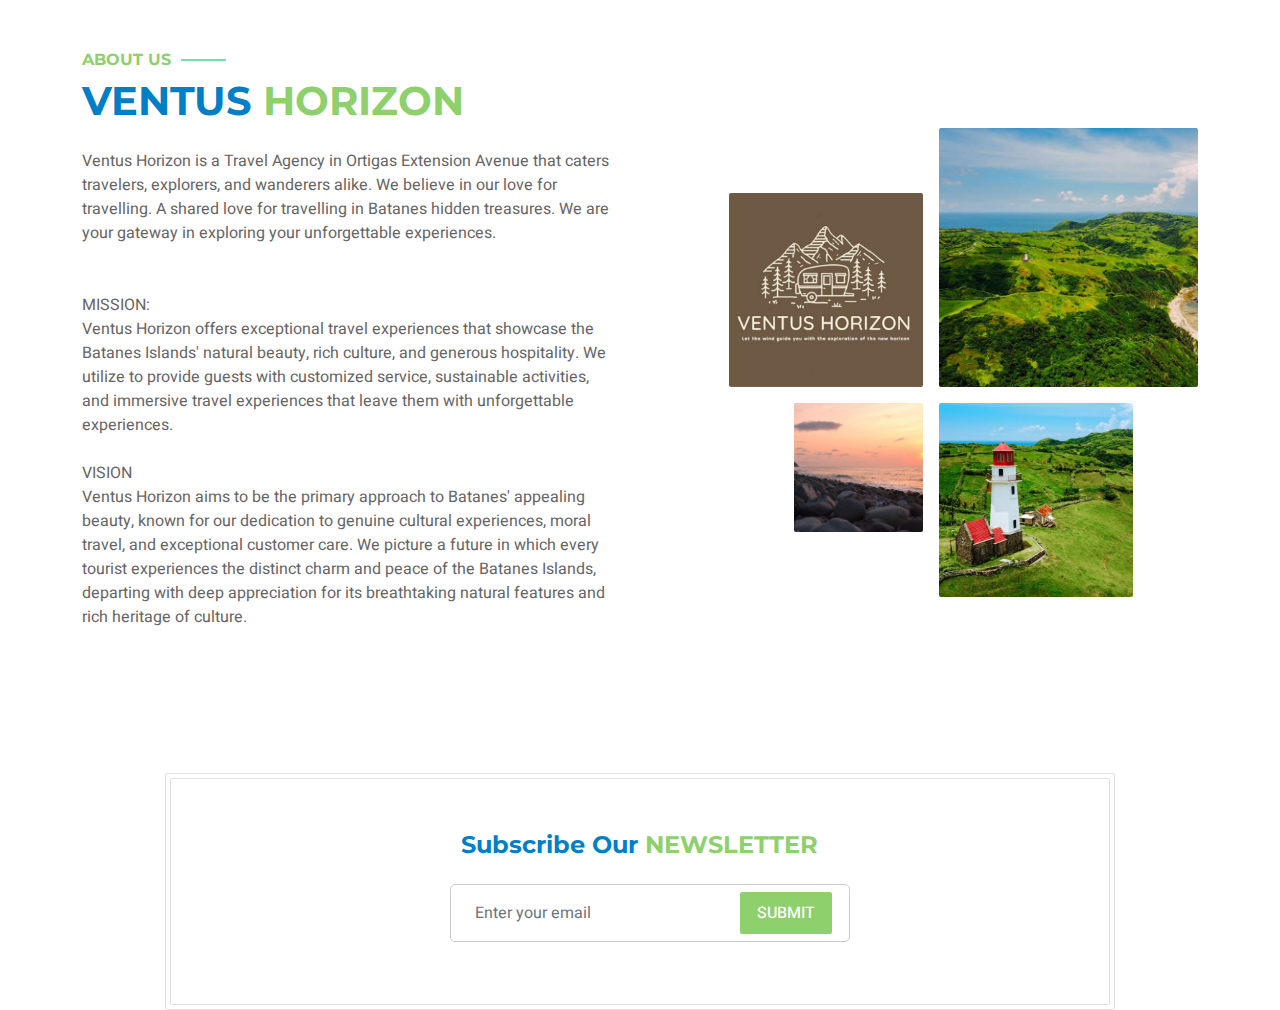
<file: about.html>
<!DOCTYPE html>
<html lang="en">

<head>
    <meta charset="utf-8">
    <title>Hotelier - Hotel HTML Template</title>
    <meta content="width=device-width, initial-scale=1.0" name="viewport">
    <meta content="" name="keywords">
    <meta content="" name="description">

    <!-- Favicon -->
    <link href="img/favicon.ico" rel="icon">

    <!-- Google Web Fonts -->
    <link rel="preconnect" href="https://fonts.googleapis.com">
    <link rel="preconnect" href="https://fonts.gstatic.com" crossorigin>
    <link href="https://fonts.googleapis.com/css2?family=Heebo:wght@400;500;600;700&family=Montserrat:wght@400;500;600;700&display=swap" rel="stylesheet">  

    <!-- Icon Font Stylesheet -->
    <link href="https://cdnjs.cloudflare.com/ajax/libs/font-awesome/5.10.0/css/all.min.css" rel="stylesheet">
    <link href="https://cdn.jsdelivr.net/npm/bootstrap-icons@1.4.1/font/bootstrap-icons.css" rel="stylesheet">

    <!-- Libraries Stylesheet -->
    <link href="lib/animate/animate.min.css" rel="stylesheet">
    <link href="lib/owlcarousel/assets/owl.carousel.min.css" rel="stylesheet">
    <link href="lib/tempusdominus/css/tempusdominus-bootstrap-4.min.css" rel="stylesheet" />

    <!-- Customized Bootstrap Stylesheet -->
    <link href="css/bootstrap.min.css" rel="stylesheet">

    <!-- Template Stylesheet -->
    <link href="css/style.css" rel="stylesheet">
</head>

<body>
    <div class="container-xxl bg-white p-0">
        <!-- Spinner Start -->
        <div id="spinner" class="show bg-white position-fixed translate-middle w-100 vh-100 top-50 start-50 d-flex align-items-center justify-content-center">
            <div class="spinner-border text-primary" style="width: 3rem; height: 3rem;" role="status">
                <span class="sr-only">Loading...</span>
            </div>
        </div>
        <!-- Spinner End -->

        <!-- About Start -->
        <div class="container-xxl py-5">
            <div class="container">
                <div class="row g-5 align-items-center">
                    <div class="col-lg-6">
                        <h6 class="section-title text-start text-primary text-uppercase">About Us</h6>
                        <h1 class="mb-4">VENTUS <span class="text-primary text-uppercase">HORIZON</span></h1>
                        <p class="mb-4">Ventus Horizon is a Travel Agency in Ortigas Extension Avenue that caters travelers, explorers, and wanderers alike. We believe in our love for travelling. A shared love for travelling in Batanes hidden treasures. We are your gateway in exploring your unforgettable experiences.<br><br><br>MISSION:<br>Ventus Horizon offers exceptional travel experiences that showcase the Batanes Islands' natural beauty, rich culture, and generous hospitality. We utilize to provide guests with customized service, sustainable activities, and immersive travel experiences that leave them with unforgettable experiences.<br><br>VISION<br>Ventus Horizon aims to be the primary approach to Batanes' appealing beauty, known for our dedication to genuine cultural experiences, moral travel, and exceptional customer care. We picture a future in which every tourist experiences the distinct charm and peace of the Batanes Islands, departing with deep appreciation for its breathtaking natural features and rich heritage of culture.</p>
                        <div class="row g-3 pb-4">
                            <div class="col-sm-4 wow fadeIn" data-wow-delay="0.1s">           
                            </div>
                            <div class="col-sm-4 wow fadeIn" data-wow-delay="0.3s">
                            </div>
                            <div class="col-sm-4 wow fadeIn" data-wow-delay="0.5s">
                            </div>
                        </div>
                    </div>
                    <div class="col-lg-6">
                        <div class="row g-3">
                            <div class="col-6 text-end">
                                <img class="img-fluid rounded w-75 wow zoomIn" data-wow-delay="0.1s" src="img/logo.png" style="margin-top: 25%;">
                            </div>
                            <div class="col-6 text-start">
                                <img class="img-fluid rounded w-100 wow zoomIn" data-wow-delay="0.3s" src="img/batanes_03.png">
                            </div>
                            <div class="col-6 text-end">
                                <img class="img-fluid rounded w-50 wow zoomIn" data-wow-delay="0.5s" src="img/batanes_02.png">
                            </div>
                            <div class="col-6 text-start">
                                <img class="img-fluid rounded w-75 wow zoomIn" data-wow-delay="0.7s" src="img/batanes_01.png">
                            </div>
                        </div>
                    </div>
                </div>
            </div>
        </div>
        <!-- About End -->

        <!-- Newsletter Start -->
        <div class="container newsletter mt-5 wow fadeIn" data-wow-delay="0.1s">
            <div class="row justify-content-center">
                <div class="col-lg-10 border rounded p-1">
                    <div class="border rounded text-center p-1">
                        <div class="bg-white rounded text-center p-5">
                            <h4 class="mb-4">Subscribe Our <span class="text-primary text-uppercase">Newsletter</span></h4>
                            <div class="position-relative mx-auto" style="max-width: 400px;">
                                <input class="form-control w-100 py-3 ps-4 pe-5" type="text" placeholder="Enter your email">
                                <button type="button" class="btn btn-primary py-2 px-3 position-absolute top-0 end-0 mt-2 me-2">Submit</button>
                            </div>
                        </div>
                    </div>
                </div>
            </div>
        </div>
        <!-- Newsletter Start -->

    </div>

    <!-- JavaScript Libraries -->
    <script src="https://code.jquery.com/jquery-3.4.1.min.js"></script>
    <script src="https://cdn.jsdelivr.net/npm/bootstrap@5.0.0/dist/js/bootstrap.bundle.min.js"></script>
    <script src="lib/wow/wow.min.js"></script>
    <script src="lib/easing/easing.min.js"></script>
    <script src="lib/waypoints/waypoints.min.js"></script>
    <script src="lib/counterup/counterup.min.js"></script>
    <script src="lib/owlcarousel/owl.carousel.min.js"></script>
    <script src="lib/tempusdominus/js/moment.min.js"></script>
    <script src="lib/tempusdominus/js/moment-timezone.min.js"></script>
    <script src="lib/tempusdominus/js/tempusdominus-bootstrap-4.min.js"></script>

    <!-- Template Javascript -->
    <script src="js/main.js"></script>
</body>

</html>
</file>
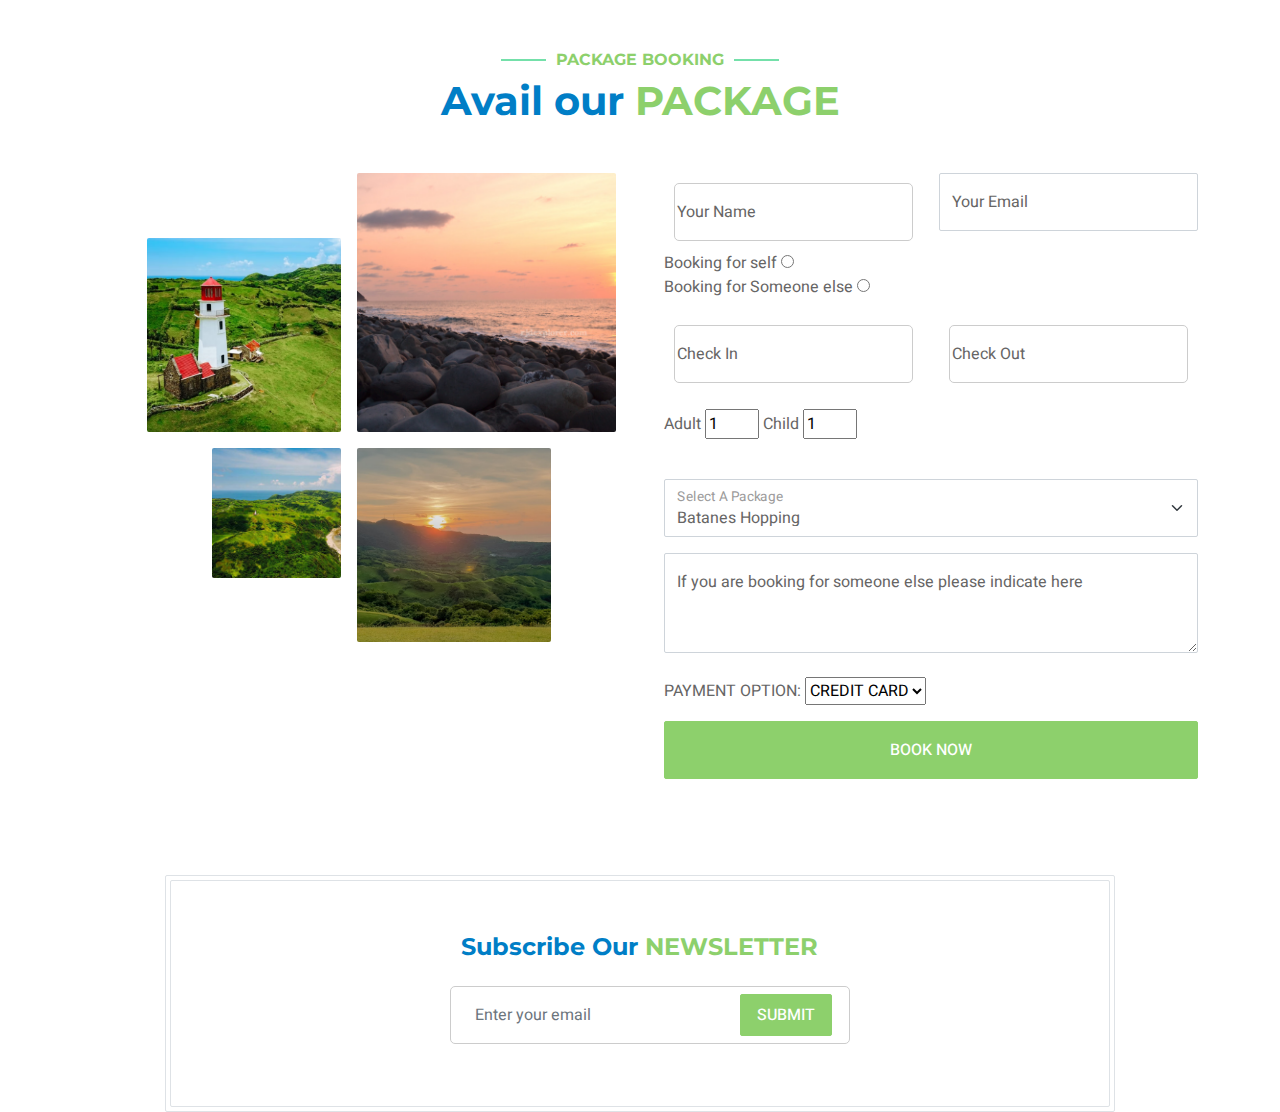
<file: booking.html>
<!DOCTYPE html>
<html lang="en">

<head>
    <meta charset="utf-8">
    <title>Hotelier - Hotel HTML Template</title>
    <meta content="width=device-width, initial-scale=1.0" name="viewport">
    <meta content="" name="keywords">
    <meta content="" name="description">

    <!-- Favicon -->
    <link href="img/favicon.ico" rel="icon">

    <!-- Google Web Fonts -->
    <link rel="preconnect" href="https://fonts.googleapis.com">
    <link rel="preconnect" href="https://fonts.gstatic.com" crossorigin>
    <link href="https://fonts.googleapis.com/css2?family=Heebo:wght@400;500;600;700&family=Montserrat:wght@400;500;600;700&display=swap" rel="stylesheet">  

    <!-- Icon Font Stylesheet -->
    <link href="https://cdnjs.cloudflare.com/ajax/libs/font-awesome/5.10.0/css/all.min.css" rel="stylesheet">
    <link href="https://cdn.jsdelivr.net/npm/bootstrap-icons@1.4.1/font/bootstrap-icons.css" rel="stylesheet">

    <!-- Libraries Stylesheet -->
    <link href="lib/animate/animate.min.css" rel="stylesheet">
    <link href="lib/owlcarousel/assets/owl.carousel.min.css" rel="stylesheet">
    <link href="lib/tempusdominus/css/tempusdominus-bootstrap-4.min.css" rel="stylesheet" />

    <!-- Customized Bootstrap Stylesheet -->
    <link href="css/bootstrap.min.css" rel="stylesheet">

    <!-- Template Stylesheet -->
    <link href="css/style.css" rel="stylesheet">
</head>

<body>
    <div class="container-xxl bg-white p-0">
        <!-- Spinner Start -->
        <div id="spinner" class="show bg-white position-fixed translate-middle w-100 vh-100 top-50 start-50 d-flex align-items-center justify-content-center">
            <div class="spinner-border text-primary" style="width: 3rem; height: 3rem;" role="status">
                <span class="sr-only">Loading...</span>
            </div>
        </div>
        <!-- Spinner End -->


 <!-- Booking Start -->
        <div class="container-xxl py-5">
            <div class="container">
                <div class="text-center wow fadeInUp" data-wow-delay="0.1s">
                    <h6 class="section-title text-center text-primary text-uppercase">Package Booking</h6>
                    <h1 class="mb-5">Avail our <span class="text-primary text-uppercase">Package</span></h1>
                </div>
                <div class="row g-5">
                    <div class="col-lg-6">
                        <div class="row g-3">
                            <div class="col-6 text-end">
                                <img class="img-fluid rounded w-75 wow zoomIn" data-wow-delay="0.1s" src="img/batanes_01.png" style="margin-top: 25%;">
                            </div>
                            <div class="col-6 text-start">
                                <img class="img-fluid rounded w-100 wow zoomIn" data-wow-delay="0.3s" src="img/batanes_02.png">
                            </div>
                            <div class="col-6 text-end">
                                <img class="img-fluid rounded w-50 wow zoomIn" data-wow-delay="0.5s" src="img/batanes_03.png">
                            </div>
                            <div class="col-6 text-start">
                                <img class="img-fluid rounded w-75 wow zoomIn" data-wow-delay="0.7s" src="img/batanes_04.png">
                            </div>
                        </div>
                    </div>
                    <div class="col-lg-6">
                        <div class="wow fadeInUp" data-wow-delay="0.2s">
                            <form>
                                <div class="row g-3">
                                    <div class="col-md-6">
                                        <div class="form-floating">
                                            <input type="text" class="form-control" id="name" placeholder="Your Name" required>
                                            <label for="name">Your Name</label>
                                        </div>
                                        <div>
                                            <label for="bookingSelf">Booking for self</label>
                                            <input type="radio" id="bookingSelf" name="booking" value="self">
                                            
                                            <label for="bookingSomeoneElse">Booking for Someone else</label>
                                            <input type="radio" id="bookingSomeoneElse" name="booking" value="someone_else">
                                        </div>
                                                                              

                                    </div>
                                    <div class="col-md-6">
                                        <div class="form-floating">
                                            <input type="email" class="form-control" id="email" placeholder="Your Email" required>
                                            <label for="email">Your Email</label>
                                        </div>
                                    </div>
                                    <div class="col-md-6">
                                        <div class="form-floating date" id="date3" data-target-input="nearest">
                                            <input type="text" class="form-control datetimepicker-input" id="checkin" placeholder="Check In" data-target="#date3" data-toggle="datetimepicker" />
                                            <label for="checkin">Check In</label>
                                        </div>
                                    </div>
                                    <div class="col-md-6">
                                        <div class="form-floating date" id="date4" data-target-input="nearest">
                                            <input type="text" class="form-control datetimepicker-input" id="checkout" placeholder="Check Out" data-target="#date4" data-toggle="datetimepicker" />
                                            <label for="checkout">Check Out</label>
                                        </div>
                                    </div>
                                    
                                    <br>
                                    
                                    <div>
                                        <label for="adultQuantity">Adult</label>
                                        <input type="number" id="adultQuantity" name="adultQuantity" value="1" min="0" max="15">

                                        <label for="childQuantity">Child</label>
                                        <input type="number" id="childQuantity" name="childQuantity" placeholder="ages 18 below" value="1" min="0" max="15">
                                    </div>
                                    

                                    <br>
                                    
                                    <div class="col-12">

                                        <br>

                                        <div class="form-floating">
                                            <select class="form-select" id="select3">
                                              <option value="1">Batanes Hopping</option>
                                              <option value="2">Family Retreat</option>
                                              <option value="3">Discovering Batanes</option>
                                              <option value="2">Island Serenade</option>
                                              <option value="3">Squad Goals</option>
                                            </select>
                                            <label for="select3">Select A Package</label>
                                          </div>
                                    </div>
                                    <div class="col-12">
                                        <div class="form-floating">
                                            <textarea class="form-control" placeholder="Special Request" id="message" style="height: 100px"></textarea>
                                            <label for="message">If you are booking for someone else please indicate here</label>
                                        </div>
                                        
                                        <br>
                                        
                                        <div>
                                            <label for="payment">PAYMENT OPTION:</label>
                                            <select id="payment" name="payment">
                                                <option value="CREDIT CARD">CREDIT CARD</option>
                                                <option value="MASTER CARD">DEBIT CARD</option>
                                                <option value="CASH">PAYPAL</option>
                                            </select>
                                        </div>
                                    </div>
                                        <form action="submit_booking.php" method="post">                              
                                    <div class="col-12">
                                        <button class="btn btn-primary w-100 py-3" type="submit">Book Now</button>
                                    </div>
                                </div>
                            </form>
                        </div>
                    </div>
                </div>
            </div>
        </div>
        <!-- Booking End -->


        <!-- Newsletter Start -->
        <div class="container newsletter mt-5 wow fadeIn" data-wow-delay="0.1s">
            <div class="row justify-content-center">
                <div class="col-lg-10 border rounded p-1">
                    <div class="border rounded text-center p-1">
                        <div class="bg-white rounded text-center p-5">
                            <h4 class="mb-4">Subscribe Our <span class="text-primary text-uppercase">Newsletter</span></h4>
                            <div class="position-relative mx-auto" style="max-width: 400px;">
                                <input class="form-control w-100 py-3 ps-4 pe-5" type="text" placeholder="Enter your email">
                                <button type="button" class="btn btn-primary py-2 px-3 position-absolute top-0 end-0 mt-2 me-2">Submit</button>
                            </div>
                        </div>
                    </div>
                </div>
            </div>
        </div>
        <!-- Newsletter Start -->
        
    </div>

    <!-- JavaScript Libraries -->
    <script src="https://code.jquery.com/jquery-3.4.1.min.js"></script>
    <script src="https://cdn.jsdelivr.net/npm/bootstrap@5.0.0/dist/js/bootstrap.bundle.min.js"></script>
    <script src="lib/wow/wow.min.js"></script>
    <script src="lib/easing/easing.min.js"></script>
    <script src="lib/waypoints/waypoints.min.js"></script>
    <script src="lib/counterup/counterup.min.js"></script>
    <script src="lib/owlcarousel/owl.carousel.min.js"></script>
    <script src="lib/tempusdominus/js/moment.min.js"></script>
    <script src="lib/tempusdominus/js/moment-timezone.min.js"></script>
    <script src="lib/tempusdominus/js/tempusdominus-bootstrap-4.min.js"></script>

    <!-- Template Javascript -->
    <script src="js/main.js"></script>
</body>

</html>
</file>
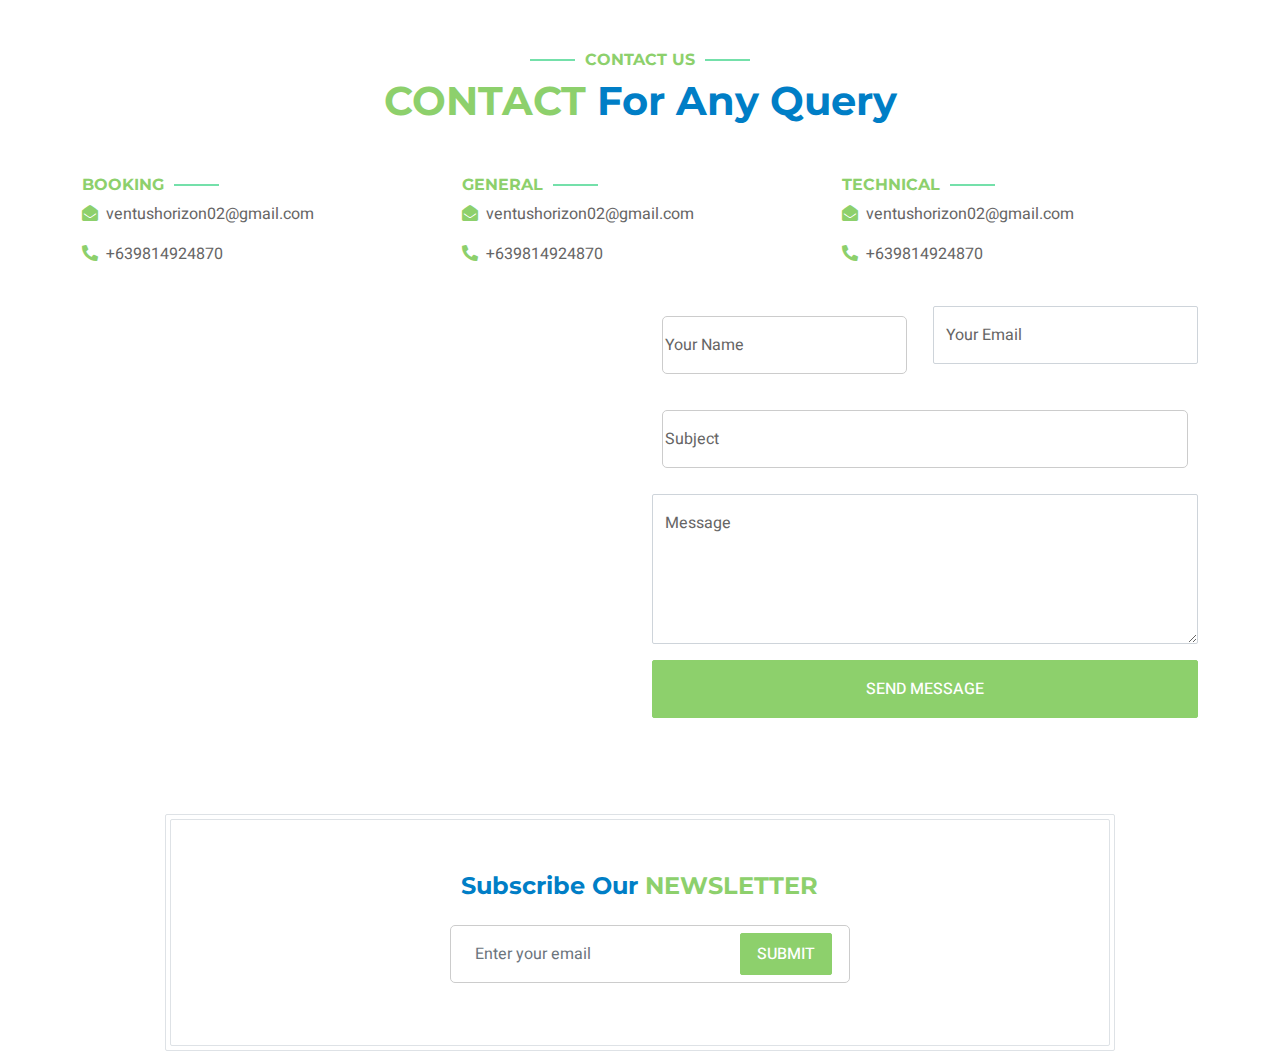
<file: contact.html>
<!DOCTYPE html>
<html lang="en">

<head>
    <meta charset="utf-8">
    <title>Hotelier - Hotel HTML Template</title>
    <meta content="width=device-width, initial-scale=1.0" name="viewport">
    <meta content="" name="keywords">
    <meta content="" name="description">

    <!-- Favicon -->
    <link href="img/favicon.ico" rel="icon">

    <!-- Google Web Fonts -->
    <link rel="preconnect" href="https://fonts.googleapis.com">
    <link rel="preconnect" href="https://fonts.gstatic.com" crossorigin>
    <link href="https://fonts.googleapis.com/css2?family=Heebo:wght@400;500;600;700&family=Montserrat:wght@400;500;600;700&display=swap" rel="stylesheet">  

    <!-- Icon Font Stylesheet -->
    <link href="https://cdnjs.cloudflare.com/ajax/libs/font-awesome/5.10.0/css/all.min.css" rel="stylesheet">
    <link href="https://cdn.jsdelivr.net/npm/bootstrap-icons@1.4.1/font/bootstrap-icons.css" rel="stylesheet">

    <!-- Libraries Stylesheet -->
    <link href="lib/animate/animate.min.css" rel="stylesheet">
    <link href="lib/owlcarousel/assets/owl.carousel.min.css" rel="stylesheet">
    <link href="lib/tempusdominus/css/tempusdominus-bootstrap-4.min.css" rel="stylesheet" />

    <!-- Customized Bootstrap Stylesheet -->
    <link href="css/bootstrap.min.css" rel="stylesheet">

    <!-- Template Stylesheet -->
    <link href="css/style.css" rel="stylesheet">
</head>

<body>
    <div class="container-xxl bg-white p-0">
        <!-- Spinner Start -->
        <div id="spinner" class="show bg-white position-fixed translate-middle w-100 vh-100 top-50 start-50 d-flex align-items-center justify-content-center">
            <div class="spinner-border text-primary" style="width: 3rem; height: 3rem;" role="status">
                <span class="sr-only">Loading...</span>
            </div>
        </div>
        <!-- Spinner End -->


        <!-- Contact Start -->
        <div class="container-xxl py-5">
            <div class="container">
                <div class="text-center wow fadeInUp" data-wow-delay="0.1s">
                    <h6 class="section-title text-center text-primary text-uppercase">Contact Us</h6>
                    <h1 class="mb-5"><span class="text-primary text-uppercase">Contact</span> For Any Query</h1>
                </div>
                <div class="row g-4">
                    <div class="col-12">
                        <div class="row gy-4">
                            <div class="col-md-4">
                                <h6 class="section-title text-start text-primary text-uppercase">Booking</h6>
                                <p><i class="fa fa-envelope-open text-primary me-2"></i>ventushorizon02@gmail.com</p>
                                <p><i class="fa fa-phone-alt text-primary me-2"></i>+639814924870</p>
                            </div>
                            <div class="col-md-4">
                                <h6 class="section-title text-start text-primary text-uppercase">General</h6>
                                <p><i class="fa fa-envelope-open text-primary me-2"></i>ventushorizon02@gmail.com</p>
                                <p><i class="fa fa-phone-alt text-primary me-2"></i>+639814924870</p>
                            </div>
                            <div class="col-md-4">
                                <h6 class="section-title text-start text-primary text-uppercase">Technical</h6>
                                <p><i class="fa fa-envelope-open text-primary me-2"></i>ventushorizon02@gmail.com</p>
                                <p><i class="fa fa-phone-alt text-primary me-2"></i>+639814924870</p>
                            </div>
                        </div>
                    </div>
                    <div class="col-md-6 wow fadeIn" data-wow-delay="0.1s">
                        <iframe class="position-relative rounded w-100 h-100"
                            src="https://www.google.com/maps/embed?pb=!1m18!1m12!1m3!1d1930.9119775844972!2d121.0486276888514!3d14.552057692646876!2m3!1f0!2f0!3f0!3m2!1i1024!2i768!4f13.1!3m3!1m2!1s0x3397c8f11c8bc5ff%3A0x41e912a0a11e12c2!2sDune%20London!5e0!3m2!1sen!2sph!4v1713798211008!5m2!1sen!2sph"
                            frameborder="0" style="min-height: 350px; border:0;" allowfullscreen="" aria-hidden="false"
                            tabindex="0"></iframe>
                    </div>
                    <div class="col-md-6">
                        <div class="wow fadeInUp" data-wow-delay="0.2s">
                            <form>
                                <div class="row g-3">
                                    <div class="col-md-6">
                                        <div class="form-floating">
                                            <input type="text" class="form-control" id="name" placeholder="Your Name" required>
                                            <label for="name">Your Name</label>
                                        </div>
                                    </div>
                                    <div class="col-md-6">
                                        <div class="form-floating">
                                            <input type="email" class="form-control" id="email" placeholder="Your Email" required>
                                            <label for="email">Your Email</label>
                                        </div>
                                    </div>
                                    <div class="col-12">
                                        <div class="form-floating">
                                            <input type="text" class="form-control" id="subject" placeholder="Subject">
                                            <label for="subject">Subject</label>
                                        </div>
                                    </div>
                                    <div class="col-12">
                                        <div class="form-floating">
                                            <textarea class="form-control" placeholder="Leave a message here" id="message" style="height: 150px"></textarea>
                                            <label for="message">Message</label>
                                        </div>
                                    </div>
                                    <div class="col-12">
                                        <button class="btn btn-primary w-100 py-3" type="submit">Send Message</button>
                                    </div>
                                </div>
                            </form>
                        </div>
                    </div>
                </div>
            </div>
        </div>
        <!-- Contact End -->


        <!-- Newsletter Start -->
        <div class="container newsletter mt-5 wow fadeIn" data-wow-delay="0.1s">
            <div class="row justify-content-center">
                <div class="col-lg-10 border rounded p-1">
                    <div class="border rounded text-center p-1">
                        <div class="bg-white rounded text-center p-5">
                            <h4 class="mb-4">Subscribe Our <span class="text-primary text-uppercase">Newsletter</span></h4>
                            <div class="position-relative mx-auto" style="max-width: 400px;">
                                <input class="form-control w-100 py-3 ps-4 pe-5" type="text" placeholder="Enter your email">
                                <button type="button" class="btn btn-primary py-2 px-3 position-absolute top-0 end-0 mt-2 me-2">Submit</button>
                            </div>
                        </div>
                    </div>
                </div>
            </div>
        </div>
        <!-- Newsletter Start -->
        
    </div>

    <!-- JavaScript Libraries -->
    <script src="https://code.jquery.com/jquery-3.4.1.min.js"></script>
    <script src="https://cdn.jsdelivr.net/npm/bootstrap@5.0.0/dist/js/bootstrap.bundle.min.js"></script>
    <script src="lib/wow/wow.min.js"></script>
    <script src="lib/easing/easing.min.js"></script>
    <script src="lib/waypoints/waypoints.min.js"></script>
    <script src="lib/counterup/counterup.min.js"></script>
    <script src="lib/owlcarousel/owl.carousel.min.js"></script>
    <script src="lib/tempusdominus/js/moment.min.js"></script>
    <script src="lib/tempusdominus/js/moment-timezone.min.js"></script>
    <script src="lib/tempusdominus/js/tempusdominus-bootstrap-4.min.js"></script>

    <!-- Template Javascript -->
    <script src="js/main.js"></script>
</body>

</html>
</file>
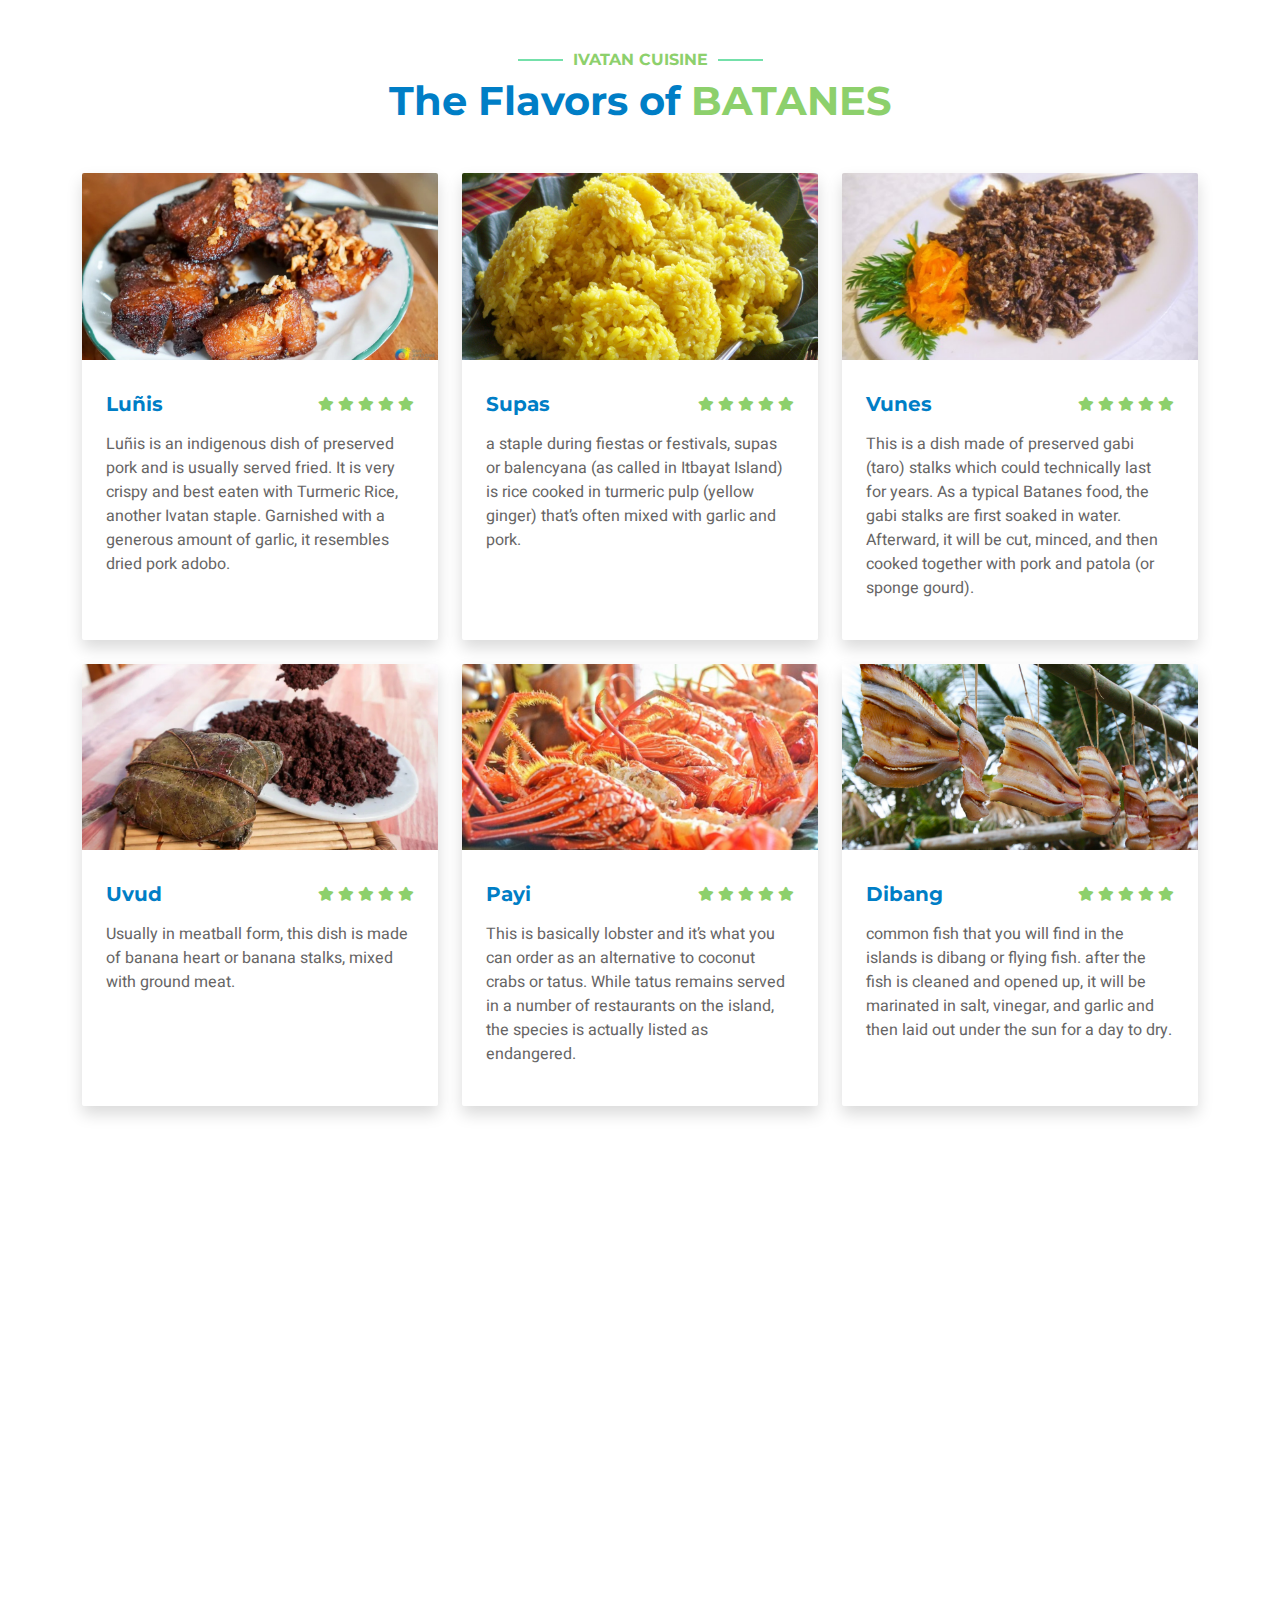
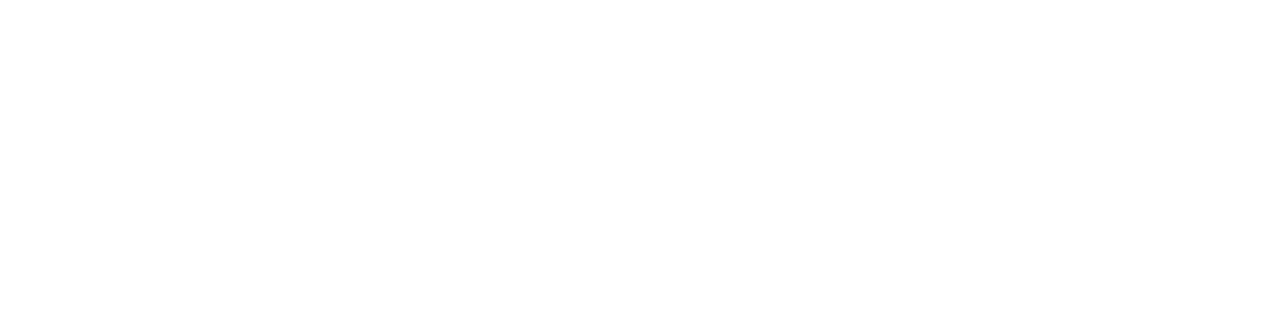
<file: delicacies.html>
<!DOCTYPE html>
<html lang="en">

<head>
    <meta charset="utf-8">
    <title>Hotelier - Hotel HTML Template</title>
    <meta content="width=device-width, initial-scale=1.0" name="viewport">
    <meta content="" name="keywords">
    <meta content="" name="description">

    <!-- Favicon -->
    <link href="img/favicon.ico" rel="icon">

    <!-- Google Web Fonts -->
    <link rel="preconnect" href="https://fonts.googleapis.com">
    <link rel="preconnect" href="https://fonts.gstatic.com" crossorigin>
    <link href="https://fonts.googleapis.com/css2?family=Heebo:wght@400;500;600;700&family=Montserrat:wght@400;500;600;700&display=swap" rel="stylesheet">  

    <!-- Icon Font Stylesheet -->
    <link href="https://cdnjs.cloudflare.com/ajax/libs/font-awesome/5.10.0/css/all.min.css" rel="stylesheet">
    <link href="https://cdn.jsdelivr.net/npm/bootstrap-icons@1.4.1/font/bootstrap-icons.css" rel="stylesheet">

    <!-- Libraries Stylesheet -->
    <link href="lib/animate/animate.min.css" rel="stylesheet">
    <link href="lib/owlcarousel/assets/owl.carousel.min.css" rel="stylesheet">
    <link href="lib/tempusdominus/css/tempusdominus-bootstrap-4.min.css" rel="stylesheet" />

    <!-- Customized Bootstrap Stylesheet -->
    <link href="css/bootstrap.min.css" rel="stylesheet">

    <!-- Template Stylesheet -->
    <link href="css/style.css" rel="stylesheet">
</head>

<body>
    <div class="container-xxl bg-white p-0">
        <!-- Spinner Start -->
        <div id="spinner" class="show bg-white position-fixed translate-middle w-100 vh-100 top-50 start-50 d-flex align-items-center justify-content-center">
            <div class="spinner-border text-primary" style="width: 3rem; height: 3rem;" role="status">
                <span class="sr-only">Loading...</span>
            </div>
        </div>
        <!-- Spinner End -->


        <!-- Room Start -->
        <div class="container-xxl py-5">
            <div class="container">
                <div class="text-center wow fadeInUp" data-wow-delay="0.1s">
                    <h6 class="section-title text-center text-primary text-uppercase">Ivatan Cuisine</h6>
                    <h1 class="mb-5">The Flavors of<span class="text-primary text-uppercase"> Batanes</span></h1>
                </div>
                <div class="row g-4">
                    <div class="col-lg-4 col-md-6 wow fadeInUp" data-wow-delay="0.1s">
                        <div class="room-item shadow rounded overflow-hidden">
                            <div class="position-relative">
                                <img class="img-fluid" src="img/Lunis.png" alt="">
                            </div>
                            <div class="p-4 mt-2">
                                <div class="d-flex justify-content-between mb-3">
                                    <h5 class="mb-0">Luñis</h5>
                                    <div class="ps-2">
                                        <small class="fa fa-star text-primary"></small>
                                        <small class="fa fa-star text-primary"></small>
                                        <small class="fa fa-star text-primary"></small>
                                        <small class="fa fa-star text-primary"></small>
                                        <small class="fa fa-star text-primary"></small>
                                    </div>
                                </div>
                                <p class="text-body mb-3">Luñis is an indigenous dish of preserved pork and is usually served fried. It is very crispy and best eaten with Turmeric Rice, another Ivatan staple. Garnished with a generous amount of garlic, it resembles dried pork adobo.<br><br></p>
                            </div>
                        </div>
                    </div>
                    <div class="col-lg-4 col-md-6 wow fadeInUp" data-wow-delay="0.3s">
                        <div class="room-item shadow rounded overflow-hidden">
                            <div class="position-relative">
                                <img class="img-fluid" src="img/supas.png" alt="">
                            </div>
                            <div class="p-4 mt-2">
                                <div class="d-flex justify-content-between mb-3">
                                    <h5 class="mb-0">Supas</h5>
                                    <div class="ps-2">
                                        <small class="fa fa-star text-primary"></small>
                                        <small class="fa fa-star text-primary"></small>
                                        <small class="fa fa-star text-primary"></small>
                                        <small class="fa fa-star text-primary"></small>
                                        <small class="fa fa-star text-primary"></small>
                                    </div>
                                </div>
                                <p class="text-body mb-3">a staple during fiestas or festivals, supas or balencyana (as called in Itbayat Island) is rice cooked in turmeric pulp (yellow ginger) that’s often mixed with garlic and pork.<br><br><br></p>
                            </div>
                        </div>
                    </div>
                    <div class="col-lg-4 col-md-6 wow fadeInUp" data-wow-delay="0.6s">
                        <div class="room-item shadow rounded overflow-hidden">
                            <div class="position-relative">
                                <img class="img-fluid" src="img/vunes.png" alt="">
                            </div>
                            <div class="p-4 mt-2">
                                <div class="d-flex justify-content-between mb-3">
                                    <h5 class="mb-0">Vunes</h5>
                                    <div class="ps-2">
                                        <small class="fa fa-star text-primary"></small>
                                        <small class="fa fa-star text-primary"></small>
                                        <small class="fa fa-star text-primary"></small>
                                        <small class="fa fa-star text-primary"></small>
                                        <small class="fa fa-star text-primary"></small>
                                    </div>
                                </div>
                                <p class="text-body mb-3">This is a dish made of preserved gabi (taro) stalks which could technically last for years. As a typical Batanes food, the gabi stalks are first soaked in water. Afterward, it will be cut, minced, and then cooked together with pork and patola (or sponge gourd).</p>
                            </div>
                        </div>
                    </div>
                    <div class="col-lg-4 col-md-6 wow fadeInUp" data-wow-delay="0.6s">
                        <div class="room-item shadow rounded overflow-hidden">
                            <div class="position-relative">
                                <img class="img-fluid" src="img/uvud.png" alt="">
                            </div>
                            <div class="p-4 mt-2">
                                <div class="d-flex justify-content-between mb-3">
                                    <h5 class="mb-0">Uvud</h5>
                                    <div class="ps-2">
                                        <small class="fa fa-star text-primary"></small>
                                        <small class="fa fa-star text-primary"></small>
                                        <small class="fa fa-star text-primary"></small>
                                        <small class="fa fa-star text-primary"></small>
                                        <small class="fa fa-star text-primary"></small>
                                    </div>
                                </div>
                                <p class="text-body mb-3">Usually in meatball form, this dish is made of banana heart or banana stalks, mixed with ground meat.<br><br><br><br></p>
                            </div>
                        </div>
                    </div>
                    <div class="col-lg-4 col-md-6 wow fadeInUp" data-wow-delay="0.1s">
                        <div class="room-item shadow rounded overflow-hidden">
                            <div class="position-relative">
                                <img class="img-fluid" src="img/payi.png" alt="">
                            </div>
                            <div class="p-4 mt-2">
                                <div class="d-flex justify-content-between mb-3">
                                    <h5 class="mb-0">Payi</h5>
                                    <div class="ps-2">
                                        <small class="fa fa-star text-primary"></small>
                                        <small class="fa fa-star text-primary"></small>
                                        <small class="fa fa-star text-primary"></small>
                                        <small class="fa fa-star text-primary"></small>
                                        <small class="fa fa-star text-primary"></small>
                                    </div>
                                </div>
                                <p class="text-body mb-3">This is basically lobster and it’s what you can order as an alternative to coconut crabs or tatus. While tatus remains served in a number of restaurants on the island, the species is actually listed as endangered. </p>
                            </div>
                        </div>
                    </div>
                    <div class="col-lg-4 col-md-6 wow fadeInUp" data-wow-delay="0.3s">
                        <div class="room-item shadow rounded overflow-hidden">
                            <div class="position-relative">
                                <img class="img-fluid" src="img/dibang.png" alt="">
                            </div>
                            <div class="p-4 mt-2">
                                <div class="d-flex justify-content-between mb-3">
                                    <h5 class="mb-0">Dibang</h5>
                                    <div class="ps-2">
                                        <small class="fa fa-star text-primary"></small>
                                        <small class="fa fa-star text-primary"></small>
                                        <small class="fa fa-star text-primary"></small>
                                        <small class="fa fa-star text-primary"></small>
                                        <small class="fa fa-star text-primary"></small>
                                    </div>
                                </div>
                                <p class="text-body mb-3"> common fish that you will find in the islands is dibang or flying fish. after the fish is cleaned and opened up, it will be marinated in salt, vinegar, and garlic and then laid out under the sun for a day to dry.<br><br></p>
                            </div>
                        </div>
                    </div>
                </div>
            </div>
        </div>
        <!-- Room End -->


        <!-- Testimonial Start -->
        <div class="container-xxl testimonial mt-5 py-5 bg-dark wow zoomIn" data-wow-delay="0.1s" style="margin-bottom: 90px;">
            <div class="container">
                <div class="owl-carousel testimonial-carousel py-5">
                    <div class="testimonial-item position-relative bg-white rounded overflow-hidden">
                        <p>Tempor stet labore dolor clita stet diam amet ipsum dolor duo ipsum rebum stet dolor amet diam stet. Est stet ea lorem amet est kasd kasd et erat magna eos</p>
                        <div class="d-flex align-items-center">
                            <img class="img-fluid flex-shrink-0 rounded" src="img/testimonial-1.jpg" style="width: 45px; height: 45px;">
                            <div class="ps-3">
                                <h6 class="fw-bold mb-1">Client Name</h6>
                                <small>Profession</small>
                            </div>
                        </div>
                        <i class="fa fa-quote-right fa-3x text-primary position-absolute end-0 bottom-0 me-4 mb-n1"></i>
                    </div>
                    <div class="testimonial-item position-relative bg-white rounded overflow-hidden">
                        <p>Tempor stet labore dolor clita stet diam amet ipsum dolor duo ipsum rebum stet dolor amet diam stet. Est stet ea lorem amet est kasd kasd et erat magna eos</p>
                        <div class="d-flex align-items-center">
                            <img class="img-fluid flex-shrink-0 rounded" src="img/testimonial-2.jpg" style="width: 45px; height: 45px;">
                            <div class="ps-3">
                                <h6 class="fw-bold mb-1">Client Name</h6>
                                <small>Profession</small>
                            </div>
                        </div>
                        <i class="fa fa-quote-right fa-3x text-primary position-absolute end-0 bottom-0 me-4 mb-n1"></i>
                    </div>
                    <div class="testimonial-item position-relative bg-white rounded overflow-hidden">
                        <p>Tempor stet labore dolor clita stet diam amet ipsum dolor duo ipsum rebum stet dolor amet diam stet. Est stet ea lorem amet est kasd kasd et erat magna eos</p>
                        <div class="d-flex align-items-center">
                            <img class="img-fluid flex-shrink-0 rounded" src="img/testimonial-3.jpg" style="width: 45px; height: 45px;">
                            <div class="ps-3">
                                <h6 class="fw-bold mb-1">Client Name</h6>
                                <small>Profession</small>
                            </div>
                        </div>
                        <i class="fa fa-quote-right fa-3x text-primary position-absolute end-0 bottom-0 me-4 mb-n1"></i>
                    </div>
                </div>
            </div>
        </div>
        <!-- Testimonial End -->


        <!-- Newsletter Start -->
        <div class="container newsletter mt-5 wow fadeIn" data-wow-delay="0.1s">
            <div class="row justify-content-center">
                <div class="col-lg-10 border rounded p-1">
                    <div class="border rounded text-center p-1">
                        <div class="bg-white rounded text-center p-5">
                            <h4 class="mb-4">Subscribe Our <span class="text-primary text-uppercase">Newsletter</span></h4>
                            <div class="position-relative mx-auto" style="max-width: 400px;">
                                <input class="form-control w-100 py-3 ps-4 pe-5" type="text" placeholder="Enter your email">
                                <button type="button" class="btn btn-primary py-2 px-3 position-absolute top-0 end-0 mt-2 me-2">Submit</button>
                            </div>
                        </div>
                    </div>
                </div>
            </div>
        </div>
        <!-- Newsletter Start -->
        

    </div>

    <!-- JavaScript Libraries -->
    <script src="https://code.jquery.com/jquery-3.4.1.min.js"></script>
    <script src="https://cdn.jsdelivr.net/npm/bootstrap@5.0.0/dist/js/bootstrap.bundle.min.js"></script>
    <script src="lib/wow/wow.min.js"></script>
    <script src="lib/easing/easing.min.js"></script>
    <script src="lib/waypoints/waypoints.min.js"></script>
    <script src="lib/counterup/counterup.min.js"></script>
    <script src="lib/owlcarousel/owl.carousel.min.js"></script>
    <script src="lib/tempusdominus/js/moment.min.js"></script>
    <script src="lib/tempusdominus/js/moment-timezone.min.js"></script>
    <script src="lib/tempusdominus/js/tempusdominus-bootstrap-4.min.js"></script>

    <!-- Template Javascript -->
    <script src="js/main.js"></script>
</body>

</html>
</file>
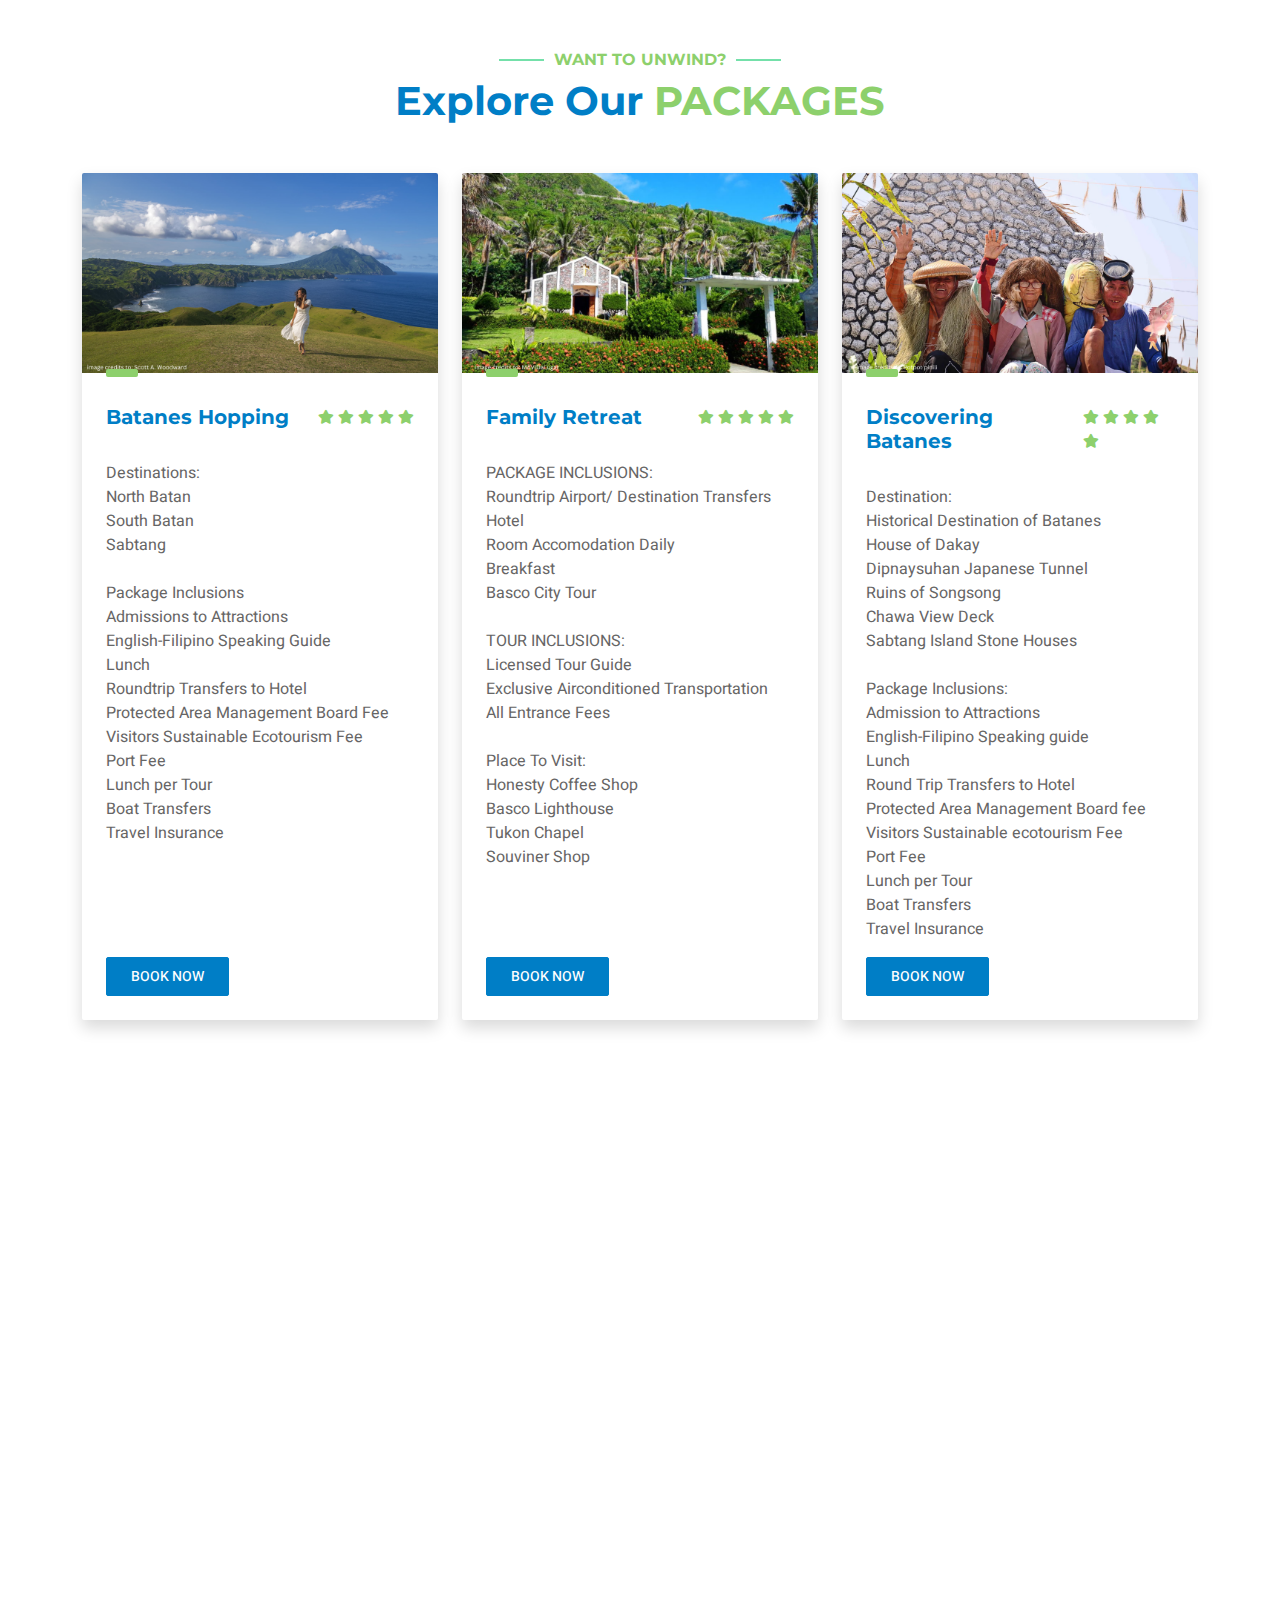
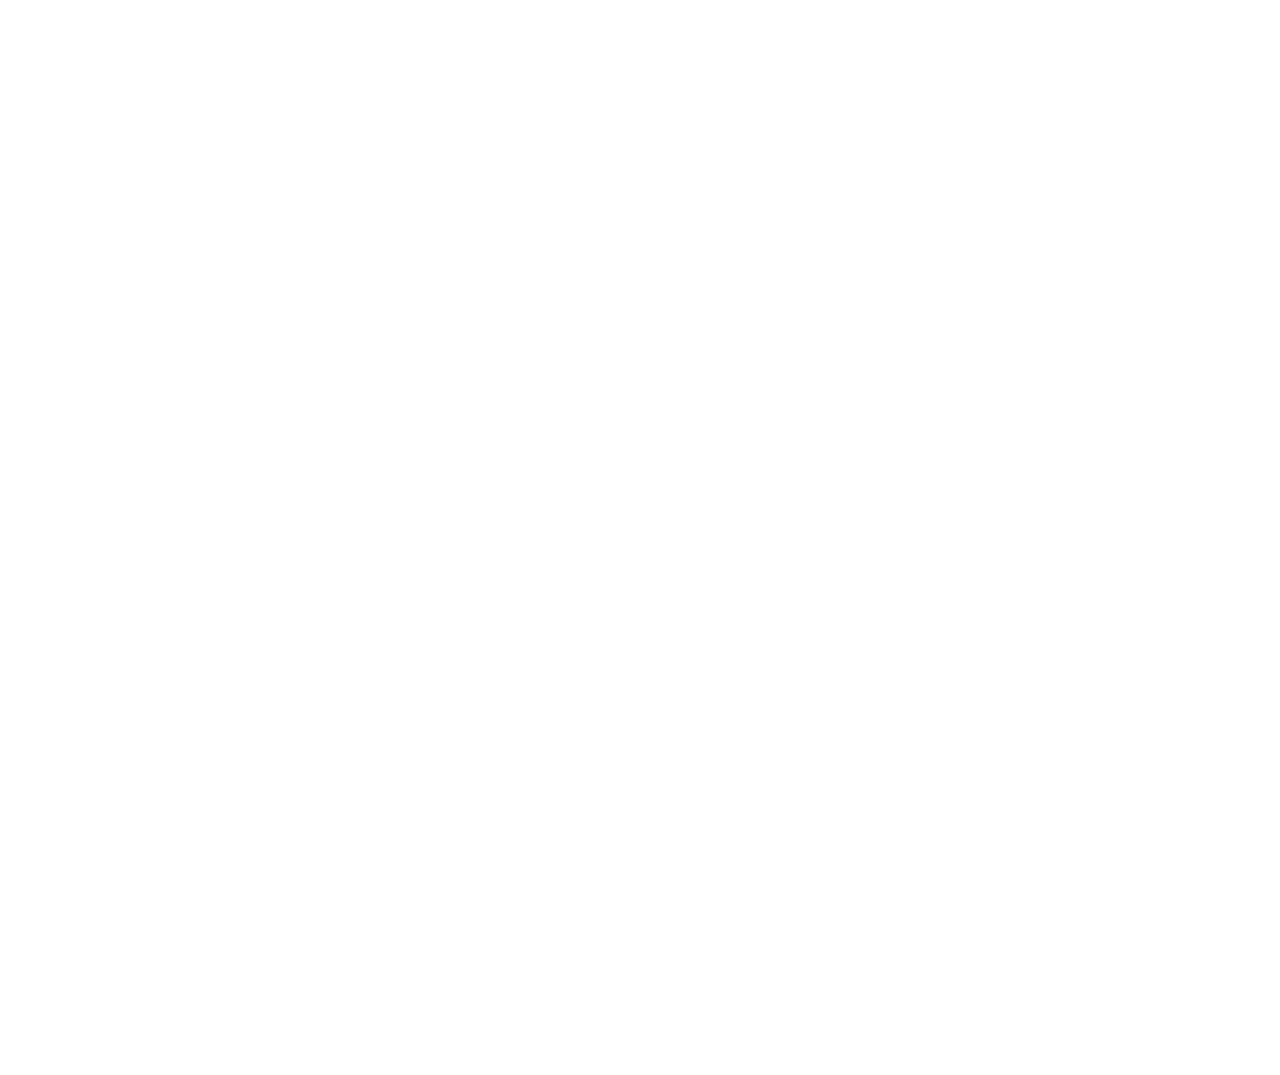
<file: room.html>
<!DOCTYPE html>
<html lang="en">

<head>
    <meta charset="utf-8">
    <title>Hotelier - Hotel HTML Template</title>
    <meta content="width=device-width, initial-scale=1.0" name="viewport">
    <meta content="" name="keywords">
    <meta content="" name="description">

    <!-- Favicon -->
    <link href="img/favicon.ico" rel="icon">

    <!-- Google Web Fonts -->
    <link rel="preconnect" href="https://fonts.googleapis.com">
    <link rel="preconnect" href="https://fonts.gstatic.com" crossorigin>
    <link href="https://fonts.googleapis.com/css2?family=Heebo:wght@400;500;600;700&family=Montserrat:wght@400;500;600;700&display=swap" rel="stylesheet">  

    <!-- Icon Font Stylesheet -->
    <link href="https://cdnjs.cloudflare.com/ajax/libs/font-awesome/5.10.0/css/all.min.css" rel="stylesheet">
    <link href="https://cdn.jsdelivr.net/npm/bootstrap-icons@1.4.1/font/bootstrap-icons.css" rel="stylesheet">

    <!-- Libraries Stylesheet -->
    <link href="lib/animate/animate.min.css" rel="stylesheet">
    <link href="lib/owlcarousel/assets/owl.carousel.min.css" rel="stylesheet">
    <link href="lib/tempusdominus/css/tempusdominus-bootstrap-4.min.css" rel="stylesheet" />

    <!-- Customized Bootstrap Stylesheet -->
    <link href="css/bootstrap.min.css" rel="stylesheet">

    <!-- Template Stylesheet -->
    <link href="css/style.css" rel="stylesheet">
</head>

<body>
    <div class="container-xxl bg-white p-0">
        <!-- Spinner Start -->
        <div id="spinner" class="show bg-white position-fixed translate-middle w-100 vh-100 top-50 start-50 d-flex align-items-center justify-content-center">
            <div class="spinner-border text-primary" style="width: 3rem; height: 3rem;" role="status">
                <span class="sr-only">Loading...</span>
            </div>
        </div>
        <!-- Spinner End -->


        <!-- Room Start -->
        <div class="container-xxl py-5">
            <div class="container">
                <div class="text-center wow fadeInUp" data-wow-delay="0.1s">
                    <h6 class="section-title text-center text-primary text-uppercase">Want to Unwind?</h6>
                    <h1 class="mb-5">Explore Our <span class="text-primary text-uppercase">Packages</span></h1>
                </div>
                <div class="row g-4">
                    <div class="col-lg-4 col-md-6 wow fadeInUp" data-wow-delay="0.1s">
                        <div class="room-item shadow rounded overflow-hidden">
                            <div class="position-relative">
                                <img class="img-fluid" src="img/batanes hopping.png" alt="">
                                <small class="position-absolute start-0 top-100 translate-middle-y bg-primary text-white rounded py-1 px-3 ms-4"></small>
                            </div>
                            <div class="p-4 mt-2">
                                <div class="d-flex justify-content-between mb-3">
                                    <h5 class="mb-0">Batanes Hopping</h5>
                                    <div class="ps-2">
                                        <small class="fa fa-star text-primary"></small>
                                        <small class="fa fa-star text-primary"></small>
                                        <small class="fa fa-star text-primary"></small>
                                        <small class="fa fa-star text-primary"></small>
                                        <small class="fa fa-star text-primary"></small>
                                    </div>
                                </div>
                                <div class="d-flex mb-3">
                                </div>
                                <p class="text-body mb-3">Destinations:<br>North Batan<br>South Batan<br>Sabtang<br><br>Package Inclusions<br>Admissions to Attractions<br>English-Filipino Speaking Guide<br>Lunch<br>Roundtrip Transfers to Hotel<br>Protected Area Management Board Fee<br>Visitors Sustainable Ecotourism Fee<br>Port Fee<br>Lunch per Tour<br>Boat Transfers<br>Travel Insurance<br><br><br><br><br></p>
                                <div class="d-flex justify-content-between">
                                    <a class="btn btn-sm btn-dark rounded py-2 px-4" href="">Book Now</a>
                                </div>
                            </div>
                        </div>
                    </div>
                    <div class="col-lg-4 col-md-6 wow fadeInUp" data-wow-delay="0.3s">
                        <div class="room-item shadow rounded overflow-hidden">
                            <div class="position-relative">
                                <img class="img-fluid" src="img/Family retreat.png" alt="">
                                <small class="position-absolute start-0 top-100 translate-middle-y bg-primary text-white rounded py-1 px-3 ms-4"></small>
                            </div>
                            <div class="p-4 mt-2">
                                <div class="d-flex justify-content-between mb-3">
                                    <h5 class="mb-0">Family Retreat</h5>
                                    <div class="ps-2">
                                        <small class="fa fa-star text-primary"></small>
                                        <small class="fa fa-star text-primary"></small>
                                        <small class="fa fa-star text-primary"></small>
                                        <small class="fa fa-star text-primary"></small>
                                        <small class="fa fa-star text-primary"></small>
                                    </div>
                                </div>
                                <div class="d-flex mb-3">
                                </div>
                                <p class="text-body mb-3">PACKAGE INCLUSIONS:<br>Roundtrip Airport/ Destination Transfers Hotel<br>Room Accomodation Daily<br>Breakfast<br>Basco City Tour<br><br>TOUR INCLUSIONS:<br>Licensed Tour Guide<br>Exclusive Airconditioned Transportation<br>All Entrance Fees<br><br>Place To Visit:<br>Honesty Coffee Shop<br>Basco Lighthouse<br>Tukon Chapel<br>Souviner Shop<br><br><br><br></p>
                                <div class="d-flex justify-content-between">
                                    <a class="btn btn-sm btn-dark rounded py-2 px-4" href="booking.html">Book Now</a>
                                </div>
                            </div>
                        </div>
                    </div>
                    <div class="col-lg-4 col-md-6 wow fadeInUp" data-wow-delay="0.6s">
                        <div class="room-item shadow rounded overflow-hidden">
                            <div class="position-relative">
                                <img class="img-fluid" src="img/discovering batanes.png" alt="">
                                <small class="position-absolute start-0 top-100 translate-middle-y bg-primary text-white rounded py-1 px-3 ms-4"></small>
                            </div>
                            <div class="p-4 mt-2">
                                <div class="d-flex justify-content-between mb-3">
                                    <h5 class="mb-0">Discovering Batanes</h5>
                                    <div class="ps-2">
                                        <small class="fa fa-star text-primary"></small>
                                        <small class="fa fa-star text-primary"></small>
                                        <small class="fa fa-star text-primary"></small>
                                        <small class="fa fa-star text-primary"></small>
                                        <small class="fa fa-star text-primary"></small>
                                    </div>
                                </div>
                                <div class="d-flex mb-3">
                                </div>
                                <p class="text-body mb-3">Destination:<br>Historical Destination of Batanes<br>House of Dakay<br>Dipnaysuhan Japanese Tunnel<br>Ruins of Songsong<br>Chawa View Deck<br>Sabtang Island Stone Houses<br><br>Package Inclusions:<br>Admission to Attractions<br>English-Filipino Speaking guide<br>Lunch<br>Round Trip Transfers to Hotel<br>Protected Area Management Board fee<br>Visitors Sustainable ecotourism Fee<br>Port Fee<br>Lunch per Tour<br>Boat Transfers<br>Travel Insurance</p>
                                <div class="d-flex justify-content-between">
                                    <a class="btn btn-sm btn-dark rounded py-2 px-4" href="">Book Now</a>
                                </div>
                            </div>
                        </div>
                    </div>
                    <div class="col-lg-4 col-md-6 wow fadeInUp" data-wow-delay="0.6s">
                        <div class="room-item shadow rounded overflow-hidden">
                            <div class="position-relative">
                                <img class="img-fluid" src="img/island serenade.png" alt="">
                                <small class="position-absolute start-0 top-100 translate-middle-y bg-primary text-white rounded py-1 px-3 ms-4"></small>
                            </div>
                            <div class="p-4 mt-2">
                                <div class="d-flex justify-content-between mb-3">
                                    <h5 class="mb-0">Island Serenade</h5>
                                    <div class="ps-2">
                                        <small class="fa fa-star text-primary"></small>
                                        <small class="fa fa-star text-primary"></small>
                                        <small class="fa fa-star text-primary"></small>
                                        <small class="fa fa-star text-primary"></small>
                                        <small class="fa fa-star text-primary"></small>
                                    </div>
                                </div>
                                <div class="d-flex mb-3">
                                </div>
                                <p class="text-body mb-3">PACKAGE INCLUSIONS:<br>Roundtrip Airport/Destinations<br>Transfer Hotel Room<br>Accommodation<br>Daily Breakfast<br>Protected Area Management Board Fee<br>Visitors Sustainable Ecotourism Fee<br>Licensed Tour Guide<br><br>Things to do:<br>Visit Historical Places<br>Tour Around with Bike<br>Visit & Swim in Homoron Blue Lagoon<br>Island Hopping<br>Visit Duira Fishing Village<br>Visit Honesty Coffee Shop<br>Visit Souvenir Shop</p>
                                <div class="d-flex justify-content-between">
                                    <a class="btn btn-sm btn-dark rounded py-2 px-4" href="">Book Now</a>
                                </div>
                            </div>
                        </div>
                    </div>
                    <div class="col-lg-4 col-md-6 wow fadeInUp" data-wow-delay="0.1s">
                        <div class="room-item shadow rounded overflow-hidden">
                            <div class="position-relative">
                                <img class="img-fluid" src="img/squad goals.png" alt="">
                                <small class="position-absolute start-0 top-100 translate-middle-y bg-primary text-white rounded py-1 px-3 ms-4"></small>
                            </div>
                            <div class="p-4 mt-2">
                                <div class="d-flex justify-content-between mb-3">
                                    <h5 class="mb-0">Squad goals</h5>
                                    <div class="ps-2">
                                        <small class="fa fa-star text-primary"></small>
                                        <small class="fa fa-star text-primary"></small>
                                        <small class="fa fa-star text-primary"></small>
                                        <small class="fa fa-star text-primary"></small>
                                        <small class="fa fa-star text-primary"></small>
                                    </div>
                                </div>
                                <div class="d-flex mb-3">
                                </div>
                                <p class="text-body mb-3">Tour Inclusion:<br>Airport Transfers<br>3 Nights accommodation wiht breakfast<br>Guided tours of North and South Batan Island<br>Visit to Iconic landmarks such as Basco Lighthouse, Valugan Boulder Beach, and Marlboro hills<br>Meals: Welcome lunch, Daily Breakfast, and select lunches/duinners featuring local cuisine<br>Entrance fee to attractions<br>English Speaking guide<br>All Transportation during the Tour<br><br><br><br></p>
                                <div class="d-flex justify-content-between">
                                    <a class="btn btn-sm btn-dark rounded py-2 px-4" href="">Book Now</a>
                                </div>
                            </div>
                        </div>
                    </div>
               </div>
            </div>
        </div>
        <!-- Room End -->


        <!-- Testimonial Start -->
        <div class="container-xxl testimonial mt-5 py-5 bg-dark wow zoomIn" data-wow-delay="0.1s" style="margin-bottom: 90px;">
            <div class="container">
                <div class="owl-carousel testimonial-carousel py-5">
                    <div class="testimonial-item position-relative bg-white rounded overflow-hidden">
                        <p>We enjoyed the views. They were just spectacular. If you're traveling in the summer months you should wear long sleeves to protect you from the sun and a good wide brim hat.<br><br></p>
                        <div class="d-flex align-items-center">
                            <img class="img-fluid flex-shrink-0 rounded" src="img/testimonial-1.jpg" style="width: 45px; height: 45px;">
                            <div class="ps-3">
                                <h6 class="fw-bold mb-1">M******</h6>
                            </div>
                        </div>
                        <i class="fa fa-quote-right fa-3x text-primary position-absolute end-0 bottom-0 me-4 mb-n1"></i>
                    </div>
                    <div class="testimonial-item position-relative bg-white rounded overflow-hidden">
                        <p>They were able to accommodate our special requests for the itinerary. And when there are sudden changes in the schedule, they inform us immediately and provide for an alternative solution. Would definitely recommend them for your Batanes travels</p>
                        <div class="d-flex align-items-center">
                            <img class="img-fluid flex-shrink-0 rounded" src="img/testimonial-2.jpg" style="width: 45px; height: 45px;">
                            <div class="ps-3">
                                <h6 class="fw-bold mb-1">M***</h6>
                            </div>
                        </div>
                        <i class="fa fa-quote-right fa-3x text-primary position-absolute end-0 bottom-0 me-4 mb-n1"></i>
                    </div>
                    <div class="testimonial-item position-relative bg-white rounded overflow-hidden">
                        <p>Thank you for helping us enjoy one of our best vacations ever. There is so much to like about Batanes. We did the 4 night 3 day package and stayed at Fundacion Pacita. It was the perfect amount of time and we felt we hit all the highlights of Batanes and more.</p>
                        <div class="d-flex align-items-center">
                            <img class="img-fluid flex-shrink-0 rounded" src="img/testimonial-3.jpg" style="width: 45px; height: 45px;">
                            <div class="ps-3">
                                <h6 class="fw-bold mb-1">Q******</h6>
                            </div>
                        </div>
                        <i class="fa fa-quote-right fa-3x text-primary position-absolute end-0 bottom-0 me-4 mb-n1"></i>
                    </div>
                </div>
            </div>
        </div>
        <!-- Testimonial End -->


        <!-- Newsletter Start -->
        <div class="container newsletter mt-5 wow fadeIn" data-wow-delay="0.1s">
            <div class="row justify-content-center">
                <div class="col-lg-10 border rounded p-1">
                    <div class="border rounded text-center p-1">
                        <div class="bg-white rounded text-center p-5">
                            <h4 class="mb-4">Subscribe Our <span class="text-primary text-uppercase">Newsletter</span></h4>
                            <div class="position-relative mx-auto" style="max-width: 400px;">
                                <input class="form-control w-100 py-3 ps-4 pe-5" type="text" placeholder="Enter your email">
                                <button type="button" class="btn btn-primary py-2 px-3 position-absolute top-0 end-0 mt-2 me-2">Submit</button>
                            </div>
                        </div>
                    </div>
                </div>
            </div>
        </div>
        <!-- Newsletter Start -->
        

    </div>

    <!-- JavaScript Libraries -->
    <script src="https://code.jquery.com/jquery-3.4.1.min.js"></script>
    <script src="https://cdn.jsdelivr.net/npm/bootstrap@5.0.0/dist/js/bootstrap.bundle.min.js"></script>
    <script src="lib/wow/wow.min.js"></script>
    <script src="lib/easing/easing.min.js"></script>
    <script src="lib/waypoints/waypoints.min.js"></script>
    <script src="lib/counterup/counterup.min.js"></script>
    <script src="lib/owlcarousel/owl.carousel.min.js"></script>
    <script src="lib/tempusdominus/js/moment.min.js"></script>
    <script src="lib/tempusdominus/js/moment-timezone.min.js"></script>
    <script src="lib/tempusdominus/js/tempusdominus-bootstrap-4.min.js"></script>

    <!-- Template Javascript -->
    <script src="js/main.js"></script>
</body>

</html>
</file>
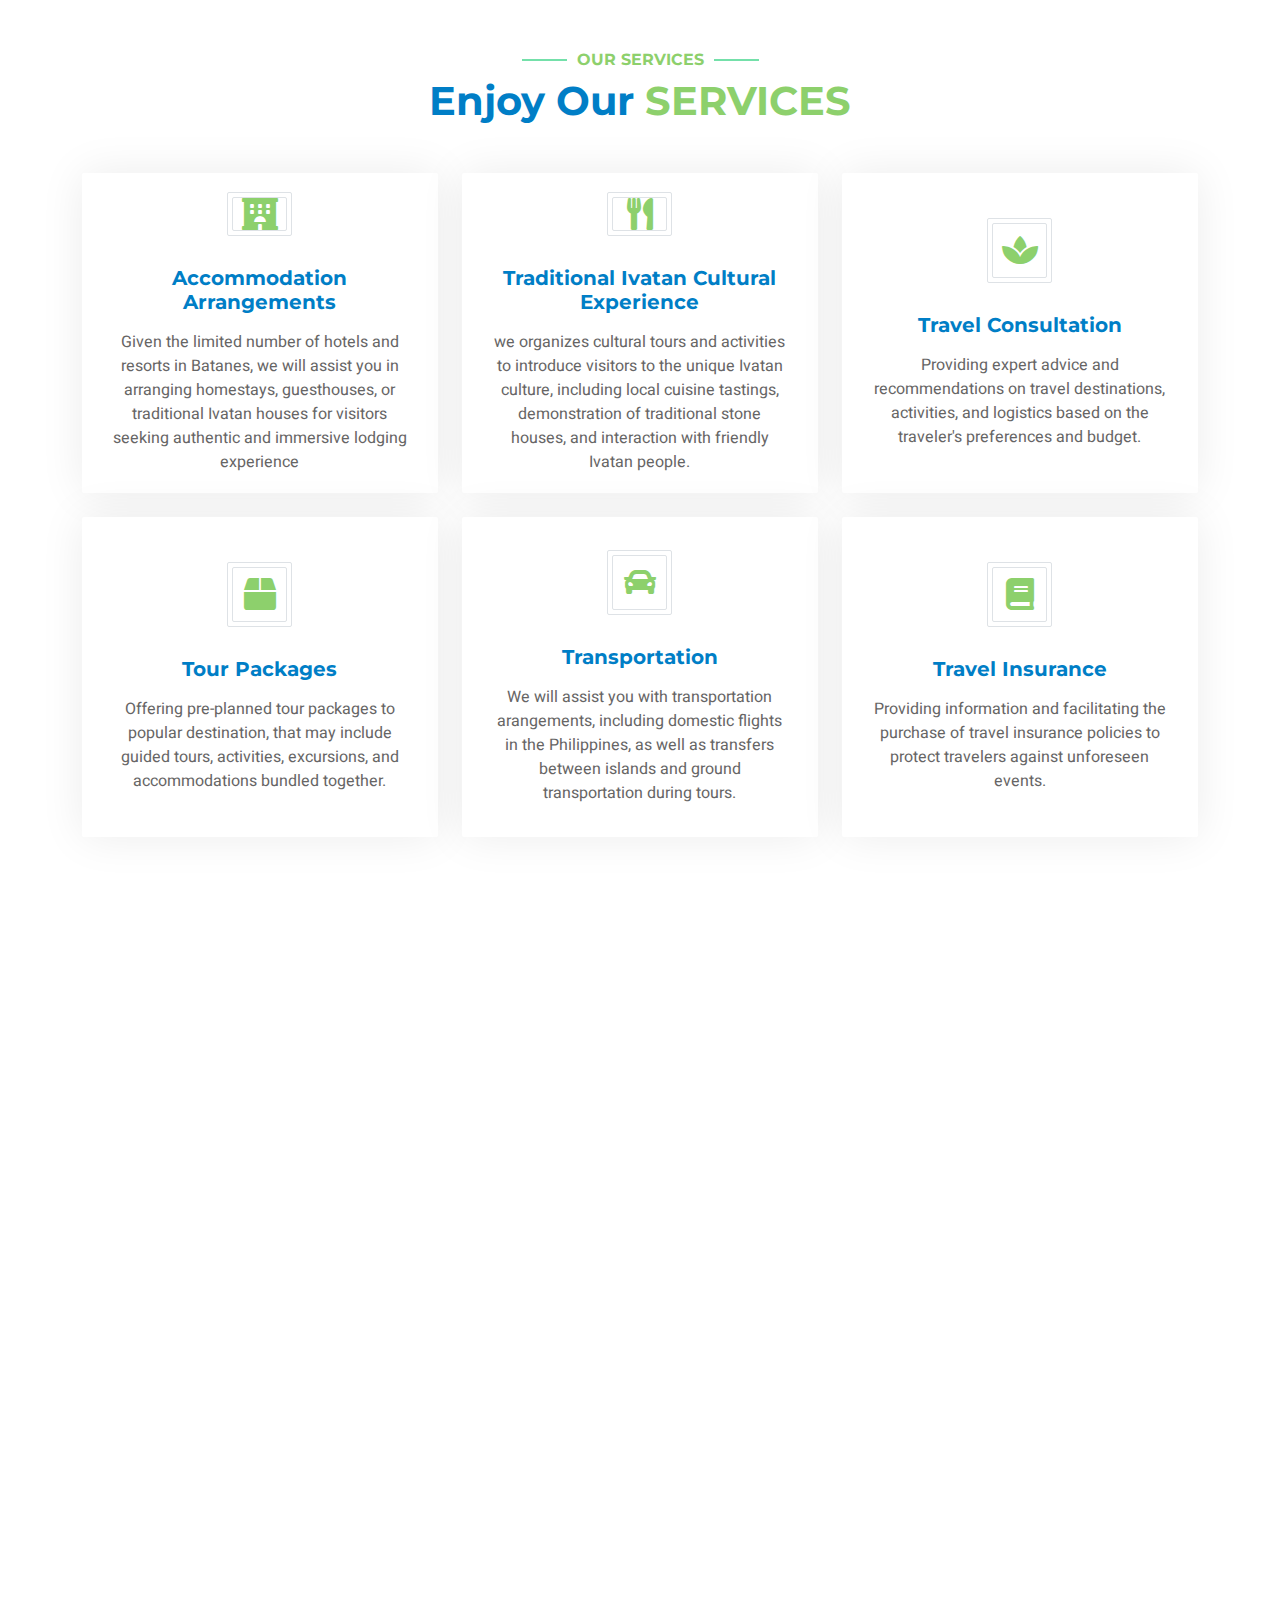
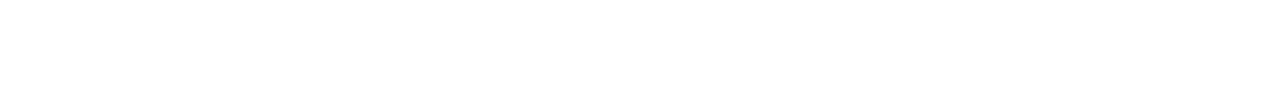
<file: service.html>
<!DOCTYPE html>
<html lang="en">

<head>
    <meta charset="utf-8">
    <title>Hotelier - Hotel HTML Template</title>
    <meta content="width=device-width, initial-scale=1.0" name="viewport">
    <meta content="" name="keywords">
    <meta content="" name="description">

    <!-- Favicon -->
    <link href="img/favicon.ico" rel="icon">

    <!-- Google Web Fonts -->
    <link rel="preconnect" href="https://fonts.googleapis.com">
    <link rel="preconnect" href="https://fonts.gstatic.com" crossorigin>
    <link href="https://fonts.googleapis.com/css2?family=Heebo:wght@400;500;600;700&family=Montserrat:wght@400;500;600;700&display=swap" rel="stylesheet">  

    <!-- Icon Font Stylesheet -->
    <link href="https://cdnjs.cloudflare.com/ajax/libs/font-awesome/5.10.0/css/all.min.css" rel="stylesheet">
    <link href="https://cdn.jsdelivr.net/npm/bootstrap-icons@1.4.1/font/bootstrap-icons.css" rel="stylesheet">

    <!-- Libraries Stylesheet -->
    <link href="lib/animate/animate.min.css" rel="stylesheet">
    <link href="lib/owlcarousel/assets/owl.carousel.min.css" rel="stylesheet">
    <link href="lib/tempusdominus/css/tempusdominus-bootstrap-4.min.css" rel="stylesheet" />

    <!-- Customized Bootstrap Stylesheet -->
    <link href="css/bootstrap.min.css" rel="stylesheet">

    <!-- Template Stylesheet -->
    <link href="css/style.css" rel="stylesheet">
</head>

<body>
    <div class="container-xxl bg-white p-0">
        <!-- Spinner Start -->
        <div id="spinner" class="show bg-white position-fixed translate-middle w-100 vh-100 top-50 start-50 d-flex align-items-center justify-content-center">
            <div class="spinner-border text-primary" style="width: 3rem; height: 3rem;" role="status">
                <span class="sr-only">Loading...</span>
            </div>
        </div>
        <!-- Spinner End -->


        <!-- Service Start -->
        <div class="container-xxl py-5">
            <div class="container">
                <div class="text-center wow fadeInUp" data-wow-delay="0.1s">
                    <h6 class="section-title text-center text-primary text-uppercase">Our Services</h6>
                    <h1 class="mb-5">Enjoy Our <span class="text-primary text-uppercase">Services</span></h1>
                </div>
                <div class="row g-4">
                    <div class="col-lg-4 col-md-6 wow fadeInUp" data-wow-delay="0.1s">
                        <a class="service-item rounded" href="">
                            <div class="service-icon bg-transparent border rounded p-1">
                                <div class="w-100 h-100 border rounded d-flex align-items-center justify-content-center">
                                    <i class="fa fa-hotel fa-2x text-primary"></i>
                                </div>
                            </div>
                            <h5 class="mb-3">Accommodation Arrangements</h5>
                            <p class="text-body mb-0">Given the limited number of hotels and resorts in Batanes, we will assist you in arranging homestays, guesthouses, or traditional Ivatan houses for visitors seeking authentic and immersive lodging experience</p>
                        </a>
                    </div>
                    <div class="col-lg-4 col-md-6 wow fadeInUp" data-wow-delay="0.2s">
                        <a class="service-item rounded" href="">
                            <div class="service-icon bg-transparent border rounded p-1">
                                <div class="w-100 h-100 border rounded d-flex align-items-center justify-content-center">
                                    <i class="fa fa-utensils fa-2x text-primary"></i>
                                </div>
                            </div>
                            <h5 class="mb-3">Traditional Ivatan Cultural Experience</h5>
                            <p class="text-body mb-0">we organizes cultural tours and activities to introduce visitors to the unique Ivatan culture, including local cuisine tastings, demonstration of traditional stone houses, and interaction with friendly Ivatan people.</p>
                        </a>
                    </div>
                    <div class="col-lg-4 col-md-6 wow fadeInUp" data-wow-delay="0.3s">
                        <a class="service-item rounded" href="">
                            <div class="service-icon bg-transparent border rounded p-1">
                                <div class="w-100 h-100 border rounded d-flex align-items-center justify-content-center">
                                    <i class="fa fa-spa fa-2x text-primary"></i>
                                </div>
                            </div>
                            <h5 class="mb-3">Travel Consultation</h5>
                            <p class="text-body mb-0">Providing expert advice and recommendations on travel destinations, activities, and logistics based on the traveler's preferences and budget.</p>
                        </a>
                    </div>
                    <div class="col-lg-4 col-md-6 wow fadeInUp" data-wow-delay="0.4s">
                        <a class="service-item rounded" href="">
                            <div class="service-icon bg-transparent border rounded p-1">
                                <div class="w-100 h-100 border rounded d-flex align-items-center justify-content-center">
                                    <i class="fa fa-box fa-2x text-primary"></i>
                                </div>
                            </div>
                            <h5 class="mb-3">Tour Packages</h5>
                            <p class="text-body mb-0">Offering pre-planned tour packages to popular destination, that may include guided tours, activities, excursions, and accommodations bundled together.</p>
                        </a>
                    </div>
                    <div class="col-lg-4 col-md-6 wow fadeInUp" data-wow-delay="0.5s">
                        <a class="service-item rounded" href="">
                            <div class="service-icon bg-transparent border rounded p-1">
                                <div class="w-100 h-100 border rounded d-flex align-items-center justify-content-center">
                                    <i class="fa fa-car fa-2x text-primary"></i>
                                </div>
                            </div>
                            <h5 class="mb-3">Transportation</h5>
                            <p class="text-body mb-0">We will assist you with transportation arangements, including domestic flights in the Philippines, as well as transfers between islands and ground transportation during tours.</p>
                        </a>
                    </div>
                    <div class="col-lg-4 col-md-6 wow fadeInUp" data-wow-delay="0.6s">
                        <a class="service-item rounded" href="">
                            <div class="service-icon bg-transparent border rounded p-1">
                                <div class="w-100 h-100 border rounded d-flex align-items-center justify-content-center">
                                    <i class="fa fa-book fa-2x text-primary"></i>
                                </div>
                            </div>
                            <h5 class="mb-3">Travel Insurance</h5>
                            <p class="text-body mb-0">Providing information and facilitating the purchase of travel insurance policies to protect travelers against unforeseen events.</p>
                        </a>
                    </div>
                </div>
            </div>
        </div>
        <!-- Service End -->


        <!-- Testimonial Start -->
        <div class="container-xxl testimonial mt-5 py-5 bg-dark wow zoomIn" data-wow-delay="0.1s" style="margin-bottom: 90px;">
            <div class="container">
                <div class="owl-carousel testimonial-carousel py-5">
                    <div class="testimonial-item position-relative bg-white rounded overflow-hidden">
                        <p>Excellent customer service, very accomodating staff and tour guides are very professional and knowledgeable about Batanes.<br><br><br></p>
                        <div class="d-flex align-items-center">
                            <img class="img-fluid flex-shrink-0 rounded" src="img/testimonial-1.jpg" style="width: 45px; height: 45px;">
                            <div class="ps-3">
                                <h6 class="fw-bold mb-1">F******</h6>
                            </div>
                        </div>
                        <i class="fa fa-quote-right fa-3x text-primary position-absolute end-0 bottom-0 me-4 mb-n1"></i>
                    </div>
                    <div class="testimonial-item position-relative bg-white rounded overflow-hidden">
                        <p>the level of service and the authenticity of this tour is amazing truly one of the best tour companies in the philippines. organised and really good guides! very proffesional and really good value for money! definitely booked with these guys if your in Basco Batanes</p>
                        <div class="d-flex align-items-center">
                            <img class="img-fluid flex-shrink-0 rounded" src="img/testimonial-2.jpg" style="width: 45px; height: 45px;">
                            <div class="ps-3">
                                <h6 class="fw-bold mb-1">P****</h6>
                            </div>
                        </div>
                        <i class="fa fa-quote-right fa-3x text-primary position-absolute end-0 bottom-0 me-4 mb-n1"></i>
                    </div>
                    <div class="testimonial-item position-relative bg-white rounded overflow-hidden">
                        <p>Very helpful and informative guides! They go beyond than just being a tour guide. Friendly and trustworthy people everywhere<br><br><br></p>
                        <div class="d-flex align-items-center">
                            <img class="img-fluid flex-shrink-0 rounded" src="img/testimonial-3.jpg" style="width: 45px; height: 45px;">
                            <div class="ps-3">
                                <h6 class="fw-bold mb-1">R*********</h6>
                            </div>
                        </div>
                        <i class="fa fa-quote-right fa-3x text-primary position-absolute end-0 bottom-0 me-4 mb-n1"></i>
                    </div>
                </div>
            </div>
        </div>
        <!-- Testimonial End -->


        <!-- Newsletter Start -->
        <div class="container newsletter mt-5 wow fadeIn" data-wow-delay="0.1s">
            <div class="row justify-content-center align-items-center">
                <div class="col-lg-10 border rounded p-1">
                    <div class="border rounded text-center p-1">
                        <div class="bg-white rounded text-center p-5">
                            <h4 class="mb-4">Subscribe Our <span class="text-primary text-uppercase">Newsletter</span></h4>
                            <div class="position-relative mx-auto" style="max-width: 400px;">
                                <input class="form-control w-100 py-3 ps-4 pe-5" type="text" placeholder="Enter your email">
                                <button type="button" class="btn btn-primary py-2 px-3 position-absolute top-0 end-0 mt-2 me-2">Submit</button>
                            </div>
                        </div>
                    </div>
                </div>
            </div>
        </div>
        <!-- Newsletter Start -->
        

    </div>

    <!-- JavaScript Libraries -->
    <script src="https://code.jquery.com/jquery-3.4.1.min.js"></script>
    <script src="https://cdn.jsdelivr.net/npm/bootstrap@5.0.0/dist/js/bootstrap.bundle.min.js"></script>
    <script src="lib/wow/wow.min.js"></script>
    <script src="lib/easing/easing.min.js"></script>
    <script src="lib/waypoints/waypoints.min.js"></script>
    <script src="lib/counterup/counterup.min.js"></script>
    <script src="lib/owlcarousel/owl.carousel.min.js"></script>
    <script src="lib/tempusdominus/js/moment.min.js"></script>
    <script src="lib/tempusdominus/js/moment-timezone.min.js"></script>
    <script src="lib/tempusdominus/js/tempusdominus-bootstrap-4.min.js"></script>

    <!-- Template Javascript -->
    <script src="js/main.js"></script>
</body>

</html>
</file>
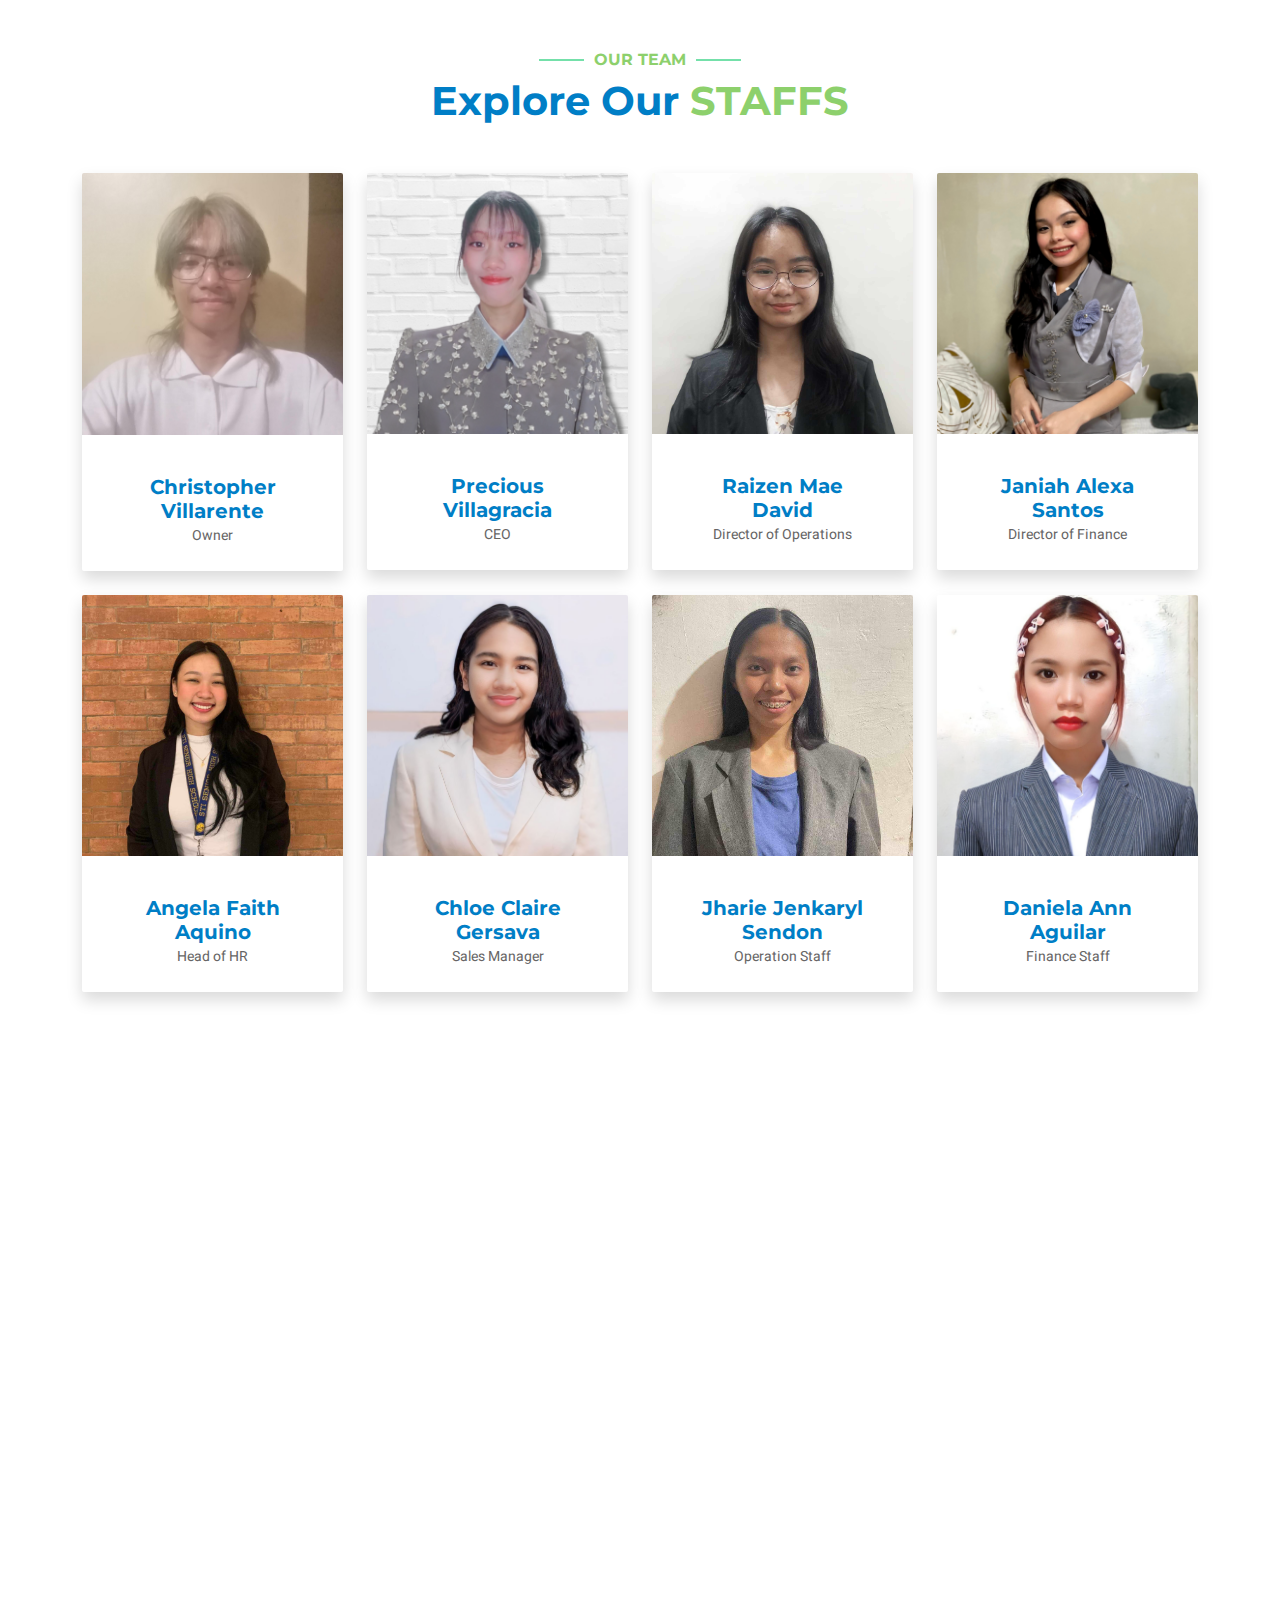
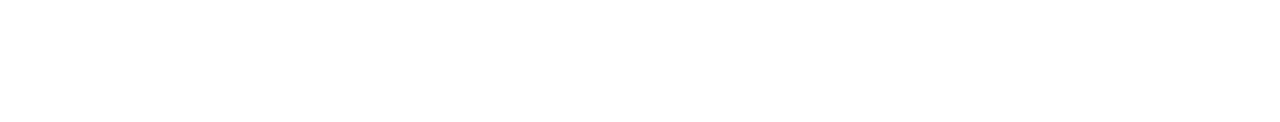
<file: team.html>
<!DOCTYPE html>
<html lang="en">

<head>
    <meta charset="utf-8">
    <title>Hotelier - Hotel HTML Template</title>
    <meta content="width=device-width, initial-scale=1.0" name="viewport">
    <meta content="" name="keywords">
    <meta content="" name="description">

    <!-- Favicon -->
    <link href="img/favicon.ico" rel="icon">

    <!-- Google Web Fonts -->
    <link rel="preconnect" href="https://fonts.googleapis.com">
    <link rel="preconnect" href="https://fonts.gstatic.com" crossorigin>
    <link href="https://fonts.googleapis.com/css2?family=Heebo:wght@400;500;600;700&family=Montserrat:wght@400;500;600;700&display=swap" rel="stylesheet">  

    <!-- Icon Font Stylesheet -->
    <link href="https://cdnjs.cloudflare.com/ajax/libs/font-awesome/5.10.0/css/all.min.css" rel="stylesheet">
    <link href="https://cdn.jsdelivr.net/npm/bootstrap-icons@1.4.1/font/bootstrap-icons.css" rel="stylesheet">

    <!-- Libraries Stylesheet -->
    <link href="lib/animate/animate.min.css" rel="stylesheet">
    <link href="lib/owlcarousel/assets/owl.carousel.min.css" rel="stylesheet">
    <link href="lib/tempusdominus/css/tempusdominus-bootstrap-4.min.css" rel="stylesheet" />

    <!-- Customized Bootstrap Stylesheet -->
    <link href="css/bootstrap.min.css" rel="stylesheet">

    <!-- Template Stylesheet -->
    <link href="css/style.css" rel="stylesheet">
</head>

<body>
    <div class="container-xxl bg-white p-0">
        <!-- Spinner Start -->
        <div id="spinner" class="show bg-white position-fixed translate-middle w-100 vh-100 top-50 start-50 d-flex align-items-center justify-content-center">
            <div class="spinner-border text-primary" style="width: 3rem; height: 3rem;" role="status">
                <span class="sr-only">Loading...</span>
            </div>
        </div>
        <!-- Spinner End -->

        <!-- Team Start -->
        <div class="container-xxl py-5">
            <div class="container">
                <div class="text-center wow fadeInUp" data-wow-delay="0.1s">
                    <h6 class="section-title text-center text-primary text-uppercase">Our Team</h6>
                    <h1 class="mb-5">Explore Our <span class="text-primary text-uppercase">Staffs</span></h1>
                </div>
                <div class="row g-4">
                    <div class="col-lg-3 col-md-6 wow fadeInUp" data-wow-delay="0.1s">
                        <div class="rounded shadow overflow-hidden">
                            <div class="position-relative">
                                <img class="img-fluid" src="img/toffy.jpg" alt="">
                            </div>
                            <div class="text-center p-4 mt-3">
                                <h5 class="fw-bold mb-0">Christopher Villarente</h5>
                                <small>Owner</small>
                            </div>
                        </div>
                    </div>
                    <div class="col-lg-3 col-md-6 wow fadeInUp" data-wow-delay="0.1s">
                        <div class="rounded shadow overflow-hidden">
                            <div class="position-relative">
                                <img class="img-fluid" src="img/fumi.png" alt="">
                            </div>
                            <div class="text-center p-4 mt-3">
                                <h5 class="fw-bold mb-0">Precious<br>Villagracia</h5>
                                <small>CEO</small>
                            </div>
                        </div>
                    </div>
                    <div class="col-lg-3 col-md-6 wow fadeInUp" data-wow-delay="0.3s">
                        <div class="rounded shadow overflow-hidden">
                            <div class="position-relative">
                                <img class="img-fluid" src="img/raizen.jpg" alt="">
                            </div>
                            <div class="text-center p-4 mt-3">
                                <h5 class="fw-bold mb-0">Raizen Mae<br>David</h5>
                                <small>Director of Operations</small>
                            </div>
                        </div>
                    </div>
                    <div class="col-lg-3 col-md-6 wow fadeInUp" data-wow-delay="0.5s">
                        <div class="rounded shadow overflow-hidden">
                            <div class="position-relative">
                                <img class="img-fluid" src="img/janiahh.png" alt="">
                            </div>
                            <div class="text-center p-4 mt-3">
                                <h5 class="fw-bold mb-0">Janiah Alexa<br>Santos</h5>
                                <small>Director of Finance</small>
                            </div>
                        </div>
                    </div>
                    <div class="col-lg-3 col-md-6 wow fadeInUp" data-wow-delay="0.7s">
                        <div class="rounded shadow overflow-hidden">
                            <div class="position-relative">
                                <img class="img-fluid" src="img/angela.jpg" alt="">
                            </div>
                            <div class="text-center p-4 mt-3">
                                <h5 class="fw-bold mb-0">Angela Faith Aquino</h5>
                                <small>Head of HR</small>
                            </div>
                        </div>
                    </div>
                    <div class="col-lg-3 col-md-6 wow fadeInUp" data-wow-delay="0.1s">
                        <div class="rounded shadow overflow-hidden">
                            <div class="position-relative">
                                <img class="img-fluid" src="img/chloe.jpg" alt="">
                            </div>
                            <div class="text-center p-4 mt-3">
                                <h5 class="fw-bold mb-0">Chloe Claire Gersava</h5>
                                <small>Sales Manager</small>
                            </div>
                        </div>
                    </div>
                    <div class="col-lg-3 col-md-6 wow fadeInUp" data-wow-delay="0.3s">
                        <div class="rounded shadow overflow-hidden">
                            <div class="position-relative">
                                <img class="img-fluid" src="img/jharie.jpg" alt="">
                            </div>
                            <div class="text-center p-4 mt-3">
                                <h5 class="fw-bold mb-0">Jharie Jenkaryl Sendon</h5>
                                <small>Operation Staff</small>
                            </div>
                        </div>
                    </div>
                    <div class="col-lg-3 col-md-6 wow fadeInUp" data-wow-delay="0.5s">
                        <div class="rounded shadow overflow-hidden">
                            <div class="position-relative">
                                <img class="img-fluid" src="img/danii.png" alt="">
                            </div>
                            <div class="text-center p-4 mt-3">
                                <h5 class="fw-bold mb-0">Daniela Ann<br>Aguilar</h5>
                                <small>Finance Staff</small>
                            </div>
                        </div>
                    </div>
                    <div class="col-lg-3 col-md-6 wow fadeInUp" data-wow-delay="0.7s">
                        <div class="rounded shadow overflow-hidden">
                            <div class="position-relative">
                                <img class="img-fluid" src="img/rowelene.jpg" alt="">
                            </div>
                            <div class="text-center p-4 mt-3">
                                <h5 class="fw-bold mb-0">Rowelene Bonuan</h5>
                                <small>HR Coordinator</small>
                            </div>
                        </div>
                    </div>
                </div>
            </div>
        </div>
        <!-- Team End -->


        <!-- Newsletter Start -->
        <div class="container newsletter mt-5 wow fadeIn" data-wow-delay="0.1s">
            <div class="row justify-content-center">
                <div class="col-lg-10 border rounded p-1">
                    <div class="border rounded text-center p-1">
                        <div class="bg-white rounded text-center p-5">
                            <h4 class="mb-4">Subscribe Our <span class="text-primary text-uppercase">Newsletter</span></h4>
                            <div class="position-relative mx-auto" style="max-width: 400px;">
                                <input class="form-control w-100 py-3 ps-4 pe-5" type="text" placeholder="Enter your email">
                                <button type="button" class="btn btn-primary py-2 px-3 position-absolute top-0 end-0 mt-2 me-2">Submit</button>
                            </div>
                        </div>
                    </div>
                </div>
            </div>
        </div>
        <!-- Newsletter Start -->
        
    </div>

    <!-- JavaScript Libraries -->
    <script src="https://code.jquery.com/jquery-3.4.1.min.js"></script>
    <script src="https://cdn.jsdelivr.net/npm/bootstrap@5.0.0/dist/js/bootstrap.bundle.min.js"></script>
    <script src="lib/wow/wow.min.js"></script>
    <script src="lib/easing/easing.min.js"></script>
    <script src="lib/waypoints/waypoints.min.js"></script>
    <script src="lib/counterup/counterup.min.js"></script>
    <script src="lib/owlcarousel/owl.carousel.min.js"></script>
    <script src="lib/tempusdominus/js/moment.min.js"></script>
    <script src="lib/tempusdominus/js/moment-timezone.min.js"></script>
    <script src="lib/tempusdominus/js/tempusdominus-bootstrap-4.min.js"></script>

    <!-- Template Javascript -->
    <script src="js/main.js"></script>
</body>

</html>
</file>
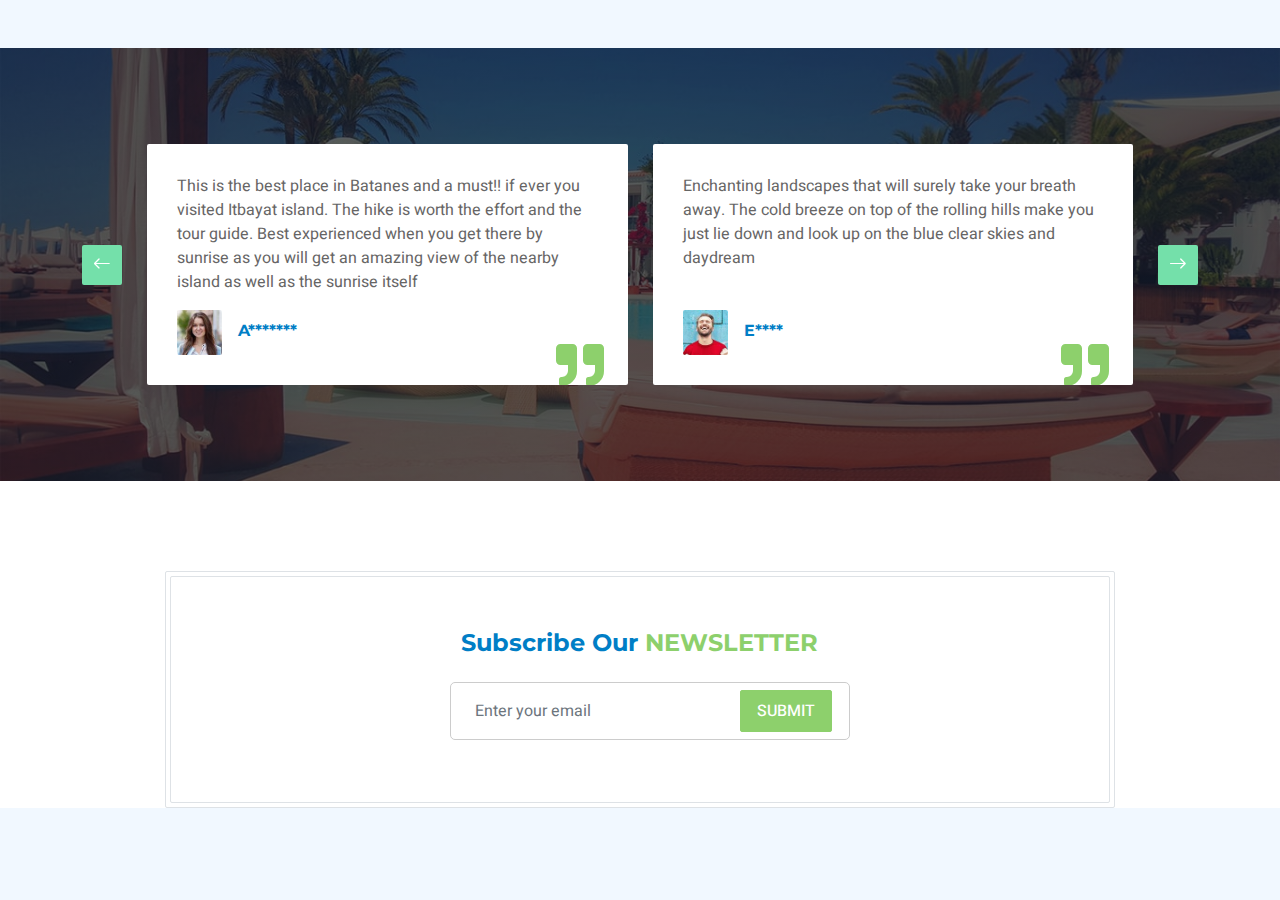
<file: testimonial.html>
<!DOCTYPE html>
<html lang="en">

<head>
    <meta charset="utf-8">
    <title>Hotelier - Hotel HTML Template</title>
    <meta content="width=device-width, initial-scale=1.0" name="viewport">
    <meta content="" name="keywords">
    <meta content="" name="description">

    <!-- Favicon -->
    <link href="img/favicon.ico" rel="icon">

    <!-- Google Web Fonts -->
    <link rel="preconnect" href="https://fonts.googleapis.com">
    <link rel="preconnect" href="https://fonts.gstatic.com" crossorigin>
    <link href="https://fonts.googleapis.com/css2?family=Heebo:wght@400;500;600;700&family=Montserrat:wght@400;500;600;700&display=swap" rel="stylesheet">  

    <!-- Icon Font Stylesheet -->
    <link href="https://cdnjs.cloudflare.com/ajax/libs/font-awesome/5.10.0/css/all.min.css" rel="stylesheet">
    <link href="https://cdn.jsdelivr.net/npm/bootstrap-icons@1.4.1/font/bootstrap-icons.css" rel="stylesheet">

    <!-- Libraries Stylesheet -->
    <link href="lib/animate/animate.min.css" rel="stylesheet">
    <link href="lib/owlcarousel/assets/owl.carousel.min.css" rel="stylesheet">
    <link href="lib/tempusdominus/css/tempusdominus-bootstrap-4.min.css" rel="stylesheet" />

    <!-- Customized Bootstrap Stylesheet -->
    <link href="css/bootstrap.min.css" rel="stylesheet">

    <!-- Template Stylesheet -->
    <link href="css/style.css" rel="stylesheet">
</head>

<body>
    <div class="container-xxl bg-white p-0">
        <!-- Spinner Start -->
        <div id="spinner" class="show bg-white position-fixed translate-middle w-100 vh-100 top-50 start-50 d-flex align-items-center justify-content-center">
            <div class="spinner-border text-primary" style="width: 3rem; height: 3rem;" role="status">
                <span class="sr-only">Loading...</span>
            </div>
        </div>
        <!-- Spinner End -->

        <!-- Testimonial Start -->
        <div class="container-xxl testimonial mt-5 py-5 bg-dark wow zoomIn" data-wow-delay="0.1s" style="margin-bottom: 90px;">
            <div class="container">
                <div class="owl-carousel testimonial-carousel py-5">
                    <div class="testimonial-item position-relative bg-white rounded overflow-hidden">
                        <p>This is the best place in Batanes and a must!! if ever you visited Itbayat island. The hike is worth the effort and the tour guide. Best experienced when you get there by sunrise as you will get an amazing view of the nearby island as well as the sunrise itself</p>
                        <div class="d-flex align-items-center">
                            <img class="img-fluid flex-shrink-0 rounded" src="img/testimonial-1.jpg" style="width: 45px; height: 45px;">
                            <div class="ps-3">
                                <h6 class="fw-bold mb-1">A*******</h6>
                            </div>
                        </div>
                        <i class="fa fa-quote-right fa-3x text-primary position-absolute end-0 bottom-0 me-4 mb-n1"></i>
                    </div>
                    <div class="testimonial-item position-relative bg-white rounded overflow-hidden">
                        <p>Enchanting landscapes that will surely take your breath away. The cold breeze on top of the rolling hills make you just lie down and look up on the blue clear skies and daydream<br><br></p>
                        <div class="d-flex align-items-center">
                            <img class="img-fluid flex-shrink-0 rounded" src="img/testimonial-2.jpg" style="width: 45px; height: 45px;">
                            <div class="ps-3">
                                <h6 class="fw-bold mb-1">E****</h6>
                            </div>
                        </div>
                        <i class="fa fa-quote-right fa-3x text-primary position-absolute end-0 bottom-0 me-4 mb-n1"></i>
                    </div>
                    <div class="testimonial-item position-relative bg-white rounded overflow-hidden">
                        <p>My Dream Destination<br>Breathtaking Batanes, a perfect creation by a perfect Creator...a place where you can find amazing green hills and mountains<br><br></p>
                        <div class="d-flex align-items-center">
                            <img class="img-fluid flex-shrink-0 rounded" src="img/testimonial-3.jpg" style="width: 45px; height: 45px;">
                            <div class="ps-3">
                                <h6 class="fw-bold mb-1">F****</h6>
                            </div>
                        </div>
                        <i class="fa fa-quote-right fa-3x text-primary position-absolute end-0 bottom-0 me-4 mb-n1"></i>
                    </div>
                </div>
            </div>
        </div>
        <!-- Testimonial End -->


        <!-- Newsletter Start -->
        <div class="container newsletter mt-5 wow fadeIn" data-wow-delay="0.1s">
            <div class="row justify-content-center">
                <div class="col-lg-10 border rounded p-1">
                    <div class="border rounded text-center p-1">
                        <div class="bg-white rounded text-center p-5">
                            <h4 class="mb-4">Subscribe Our <span class="text-primary text-uppercase">Newsletter</span></h4>
                            <div class="position-relative mx-auto" style="max-width: 400px;">
                                <input class="form-control w-100 py-3 ps-4 pe-5" type="text" placeholder="Enter your email">
                                <button type="button" class="btn btn-primary py-2 px-3 position-absolute top-0 end-0 mt-2 me-2">Submit</button>
                            </div>
                        </div>
                    </div>
                </div>
            </div>
        </div>
        <!-- Newsletter Start -->
        
    </div>

    <!-- JavaScript Libraries -->
    <script src="https://code.jquery.com/jquery-3.4.1.min.js"></script>
    <script src="https://cdn.jsdelivr.net/npm/bootstrap@5.0.0/dist/js/bootstrap.bundle.min.js"></script>
    <script src="lib/wow/wow.min.js"></script>
    <script src="lib/easing/easing.min.js"></script>
    <script src="lib/waypoints/waypoints.min.js"></script>
    <script src="lib/counterup/counterup.min.js"></script>
    <script src="lib/owlcarousel/owl.carousel.min.js"></script>
    <script src="lib/tempusdominus/js/moment.min.js"></script>
    <script src="lib/tempusdominus/js/moment-timezone.min.js"></script>
    <script src="lib/tempusdominus/js/tempusdominus-bootstrap-4.min.js"></script>

    <!-- Template Javascript -->
    <script src="js/main.js"></script>
</body>

</html>
</file>
<file: css/style.css>
/********** Template CSS **********/
:root {
    --primary: #74e0aa;
    --light: #F1F8FF;
    --dark: #0F172B;
}

.fw-medium {
    font-weight: 500 !important;
}

.fw-semi-bold {
    font-weight: 600 !important;
}

.back-to-top {
    position: fixed;
    display: none;
    right: 45px;
    bottom: 45px;
    z-index: 99;
}

.room-item { 
    min-height: 150px;
}

/*** Spinner ***/
#spinner {
    opacity: 0;
    visibility: hidden;
    transition: opacity .5s ease-out, visibility 0s linear .5s;
    z-index: 99999;
}

#spinner.show {
    transition: opacity .5s ease-out, visibility 0s linear 0s;
    visibility: visible;
    opacity: 1;
}


/*** Button ***/
.btn {
    font-weight: 500;
    text-transform: uppercase;
    transition: .5s;
}

.btn.btn-primary,
.btn.btn-secondary {
    color: #FFFFFF;
}

.btn-square {
    width: 38px;
    height: 38px;
}

.btn-sm-square {
    width: 32px;
    height: 32px;
}

.btn-lg-square {
    width: 48px;
    height: 48px;
}

.btn-square,
.btn-sm-square,
.btn-lg-square {
    padding: 0;
    display: flex;
    align-items: center;
    justify-content: center;
    font-weight: normal;
    border-radius: 2px;
}


/*** Navbar ***/
.navbar-dark .navbar-nav .nav-link {
    margin-right: 30px;
    padding: 25px 0;
    color: #FFFFFF;
    font-size: 15px;
    text-transform: uppercase;
    outline: none;
}

.navbar-dark .navbar-nav .nav-link:hover,
.navbar-dark .navbar-nav .nav-link.active {
    color: var(--primary);
}

@media (max-width: 991.98px) {
    .navbar-dark .navbar-nav .nav-link  {
        margin-right: 0;
        padding: 10px 0;
    }
}


/*** Header ***/
.carousel-caption {
    top: 0;
    left: 0;
    right: 0;
    bottom: 0;
    background: rgba(15, 23, 43, .7);
    z-index: 1;
}

.carousel-control-prev,
.carousel-control-next {
    width: 10%;
}

.carousel-control-prev-icon,
.carousel-control-next-icon {
    width: 3rem;
    height: 3rem;
}

@media (max-width: 768px) {
    #header-carousel .carousel-item {
        position: relative;
        min-height: 450px;
    }
    
    #header-carousel .carousel-item img {
        position: absolute;
        width: 100%;
        height: 100%;
        object-fit: cover;
    }
}

.page-header {
    background-position: center center;
    background-repeat: no-repeat;
    background-size: cover;
}

.page-header-inner {
    background: rgba(15, 23, 43, .7);
}

.breadcrumb-item + .breadcrumb-item::before {
    color: var(--light);
}

.booking {
    position: relative;
    margin-top: -100px !important;
    z-index: 1;
}


/*** Section Title ***/
.section-title {
    position: relative;
    display: inline-block;
}

.section-title::before {
    position: absolute;
    content: "";
    width: 45px;
    height: 2px;
    top: 50%;
    left: -55px;
    margin-top: -1px;
    background: var(--primary);
}

.section-title::after {
    position: absolute;
    content: "";
    width: 45px;
    height: 2px;
    top: 50%;
    right: -55px;
    margin-top: -1px;
    background: var(--primary);
}

.section-title.text-start::before,
.section-title.text-end::after {
    display: none;
}


/*** Service ***/
.service-item {
    height: 320px;
    padding: 30px;
    display: flex;
    flex-direction: column;
    justify-content: center;
    text-align: center;
    background: #FFFFFF;
    box-shadow: 0 0 45px rgba(0, 0, 0, .08);
    transition: .5s;
}

.service-item:hover {
    background: var(--primary);
}

.service-item .service-icon {
    margin: 0 auto 30px auto;
    width: 65px;
    height: 65px;
    transition: .5s;
}

.service-item i,
.service-item h5,
.service-item p {
    transition: .5s;
}

.service-item:hover i,
.service-item:hover h5,
.service-item:hover p {
    color: #FFFFFF !important;
}


/*** Youtube Video ***/
.video {
    position: relative;
    height: 100%;
    min-height: 500px;
    background: linear-gradient(rgba(15, 23, 43, .1), rgba(15, 23, 43, .1)), url(../img/video.jpg);
    background-position: center center;
    background-repeat: no-repeat;
    background-size: cover;
}

.video .btn-play {
    position: absolute;
    z-index: 3;
    top: 50%;
    left: 50%;
    transform: translateX(-50%) translateY(-50%);
    box-sizing: content-box;
    display: block;
    width: 32px;
    height: 44px;
    border-radius: 50%;
    border: none;
    outline: none;
    padding: 18px 20px 18px 28px;
}

.video .btn-play:before {
    content: "";
    position: absolute;
    z-index: 0;
    left: 50%;
    top: 50%;
    transform: translateX(-50%) translateY(-50%);
    display: block;
    width: 100px;
    height: 100px;
    background: var(--primary);
    border-radius: 50%;
    animation: pulse-border 1500ms ease-out infinite;
}

.video .btn-play:after {
    content: "";
    position: absolute;
    z-index: 1;
    left: 50%;
    top: 50%;
    transform: translateX(-50%) translateY(-50%);
    display: block;
    width: 100px;
    height: 100px;
    background: var(--primary);
    border-radius: 50%;
    transition: all 200ms;
}

.video .btn-play img {
    position: relative;
    z-index: 3;
    max-width: 100%;
    width: auto;
    height: auto;
}

.video .btn-play span {
    display: block;
    position: relative;
    z-index: 3;
    width: 0;
    height: 0;
    border-left: 32px solid var(--dark);
    border-top: 22px solid transparent;
    border-bottom: 22px solid transparent;
}

@keyframes pulse-border {
    0% {
        transform: translateX(-50%) translateY(-50%) translateZ(0) scale(1);
        opacity: 1;
    }

    100% {
        transform: translateX(-50%) translateY(-50%) translateZ(0) scale(1.5);
        opacity: 0;
    }
}

#videoModal {
    z-index: 99999;
}

#videoModal .modal-dialog {
    position: relative;
    max-width: 800px;
    margin: 60px auto 0 auto;
}

#videoModal .modal-body {
    position: relative;
    padding: 0px;
}

#videoModal .close {
    position: absolute;
    width: 30px;
    height: 30px;
    right: 0px;
    top: -30px;
    z-index: 999;
    font-size: 30px;
    font-weight: normal;
    color: #FFFFFF;
    background: #000000;
    opacity: 1;
}


/*** Testimonial ***/
.testimonial {
    background: linear-gradient(rgba(15, 23, 43, .7), rgba(15, 23, 43, .7)), url(../img/carousel-2.jpg);
    background-position: center center;
    background-repeat: no-repeat;
    background-size: cover;
}

.testimonial-carousel {
    padding-left: 65px;
    padding-right: 65px;
}

.testimonial-carousel .testimonial-item {
    padding: 30px;
}

.testimonial-carousel .owl-nav {
    position: absolute;
    width: 100%;
    height: 40px;
    top: calc(50% - 20px);
    left: 0;
    display: flex;
    justify-content: space-between;
    z-index: 1;
}

.testimonial-carousel .owl-nav .owl-prev,
.testimonial-carousel .owl-nav .owl-next {
    position: relative;
    width: 40px;
    height: 40px;
    display: flex;
    align-items: center;
    justify-content: center;
    color: #FFFFFF;
    background: var(--primary);
    border-radius: 2px;
    font-size: 18px;
    transition: .5s;
}

.testimonial-carousel .owl-nav .owl-prev:hover,
.testimonial-carousel .owl-nav .owl-next:hover {
    color: var(--primary);
    background: #FFFFFF;
}


/*** Team ***/
.team-item,
.team-item .bg-primary,
.team-item .bg-primary i {
    transition: .5s;
}

.team-item:hover {
    border-color: var(--secondary) !important;
}

.team-item:hover .bg-primary {
    background: var(--secondary) !important;
}

.team-item:hover .bg-primary i {
    color: var(--secondary) !important;
}


/*** Footer ***/
.newsletter {
    position: relative;
    z-index: 1;
}

.footer {
    position: relative;
    margin-top: -110px;
    padding-top: 180px;
}

.footer .btn.btn-social {
    margin-right: 5px;
    width: 35px;
    height: 35px;
    display: flex;
    align-items: center;
    justify-content: center;
    color: var(--light);
    border: 1px solid #FFFFFF;
    border-radius: 35px;
    transition: .3s;
}

.footer .btn.btn-social:hover {
    color: var(--primary);
}

.footer .btn.btn-link {
    display: block;
    margin-bottom: 5px;
    padding: 0;
    text-align: left;
    color: #FFFFFF;
    font-size: 15px;
    font-weight: normal;
    text-transform: capitalize;
    transition: .3s;
}

.footer .btn.btn-link::before {
    position: relative;
    content: "\f105";
    font-family: "Font Awesome 5 Free";
    font-weight: 900;
    margin-right: 10px;
}

.footer .btn.btn-link:hover {
    letter-spacing: 1px;
    box-shadow: none;
}

.footer .copyright {
    padding: 25px 0;
    font-size: 15px;
    border-top: 1px solid rgba(256, 256, 256, .1);
}

.footer .copyright a {
    color: var(--light);
}

.footer .footer-menu a {
    margin-right: 15px;
    padding-right: 15px;
    border-right: 1px solid rgba(255, 255, 255, .3);
}

.footer .footer-menu a:last-child {
    margin-right: 0;
    padding-right: 0;
    border-right: none;
}

chatbot
/* Add your custom styles here */

body {
    font-family: Arial, sans-serif;
    background-color: #f2f2f2;
    margin: 0;
    padding: 0;
}

.chat-container {
    border: 1px solid #ccc;
    border-radius: 5px;
    overflow: hidden;
    width: 300px;
    margin: 50px auto;
    background-color: #fff;
}

.chat-box {
    height: 300px;
    overflow-y: scroll;
    padding: 10px;
}

.user-message {
    text-align: right;
    color: blue;
    margin-bottom: 5px;
}

.bot-message {
    text-align: left;
    color: green;
    margin-bottom: 5px;
}

input[type="text"] {
    width: calc(100% - 20px);
    padding: 5px;
    margin: 10px;
    border: 1px solid #ccc;
    border-radius: 5px;
}

input[type="submit"] {
    width: calc(100% - 20px);
    padding: 8px;
    margin: 10px;
    border: none;
    border-radius: 5px;
    background-color: #007bff;
    color: #fff;
    cursor: pointer;
}
</file>
